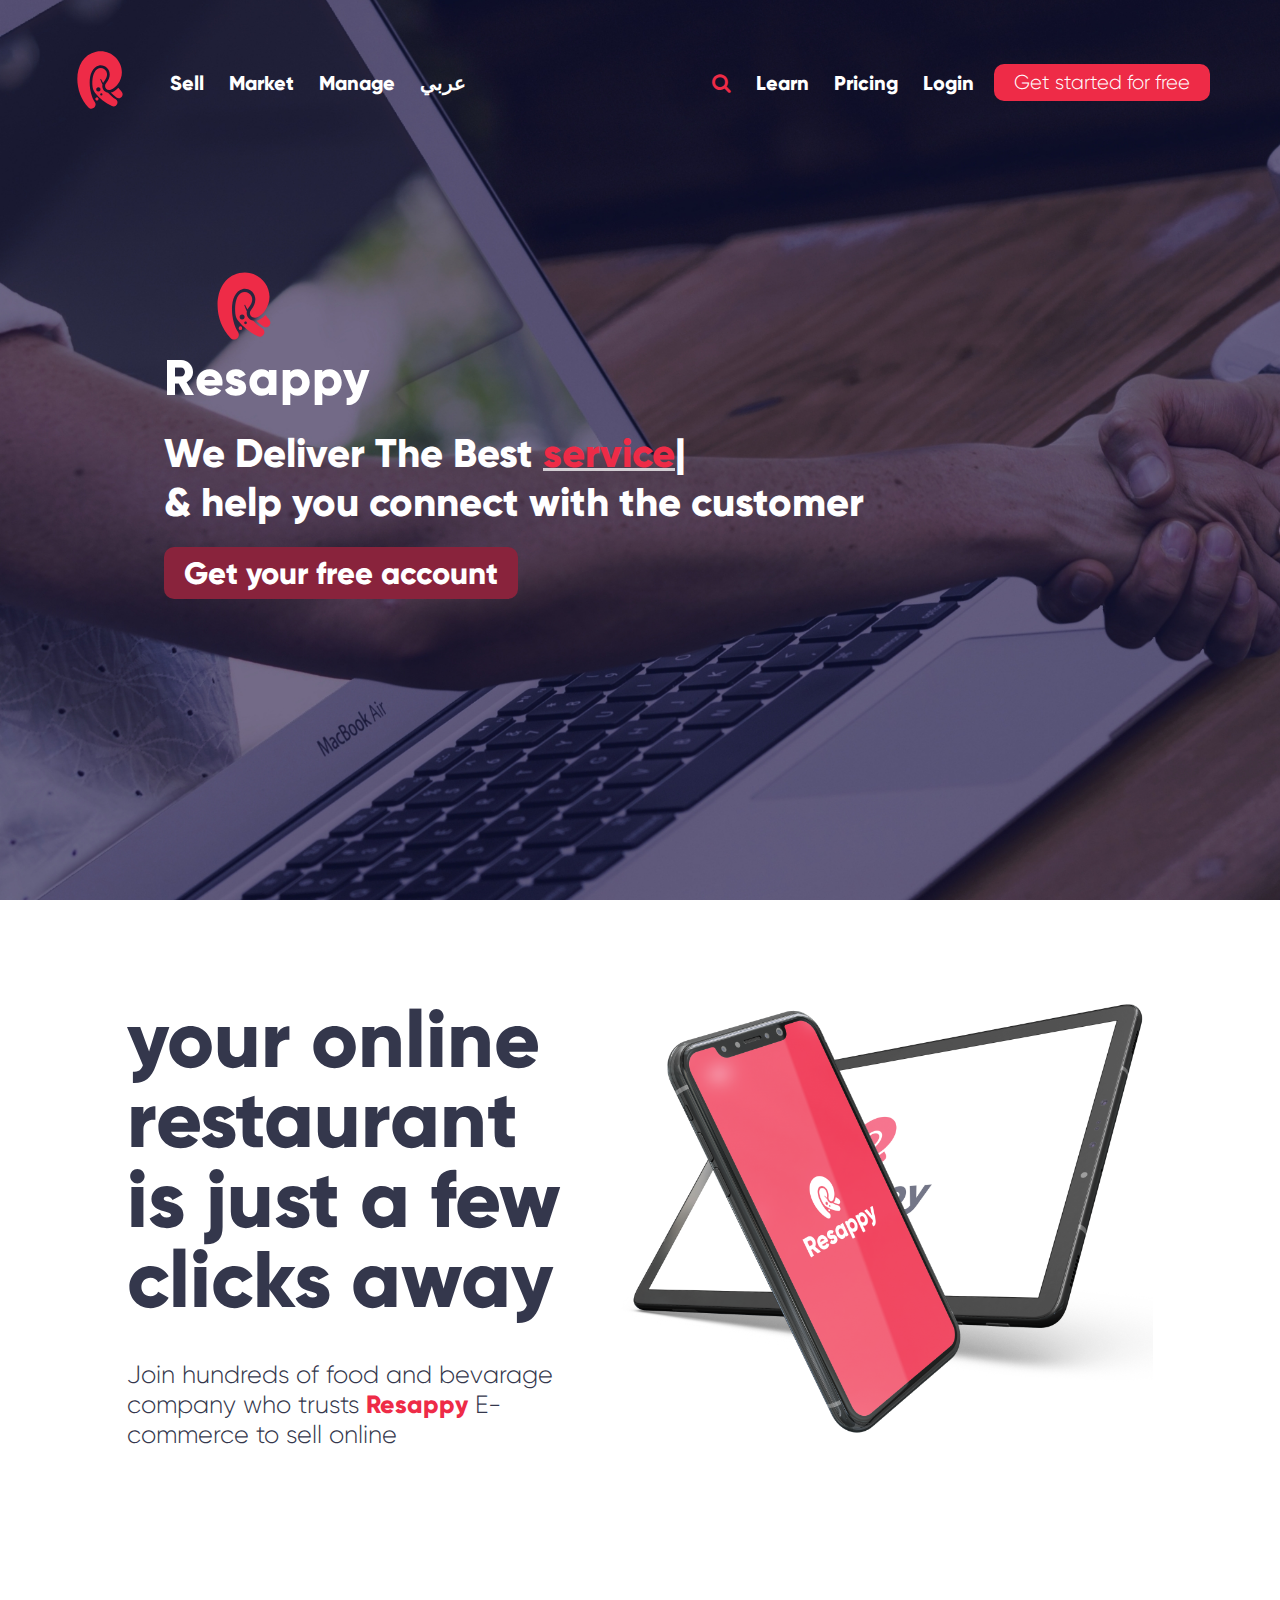
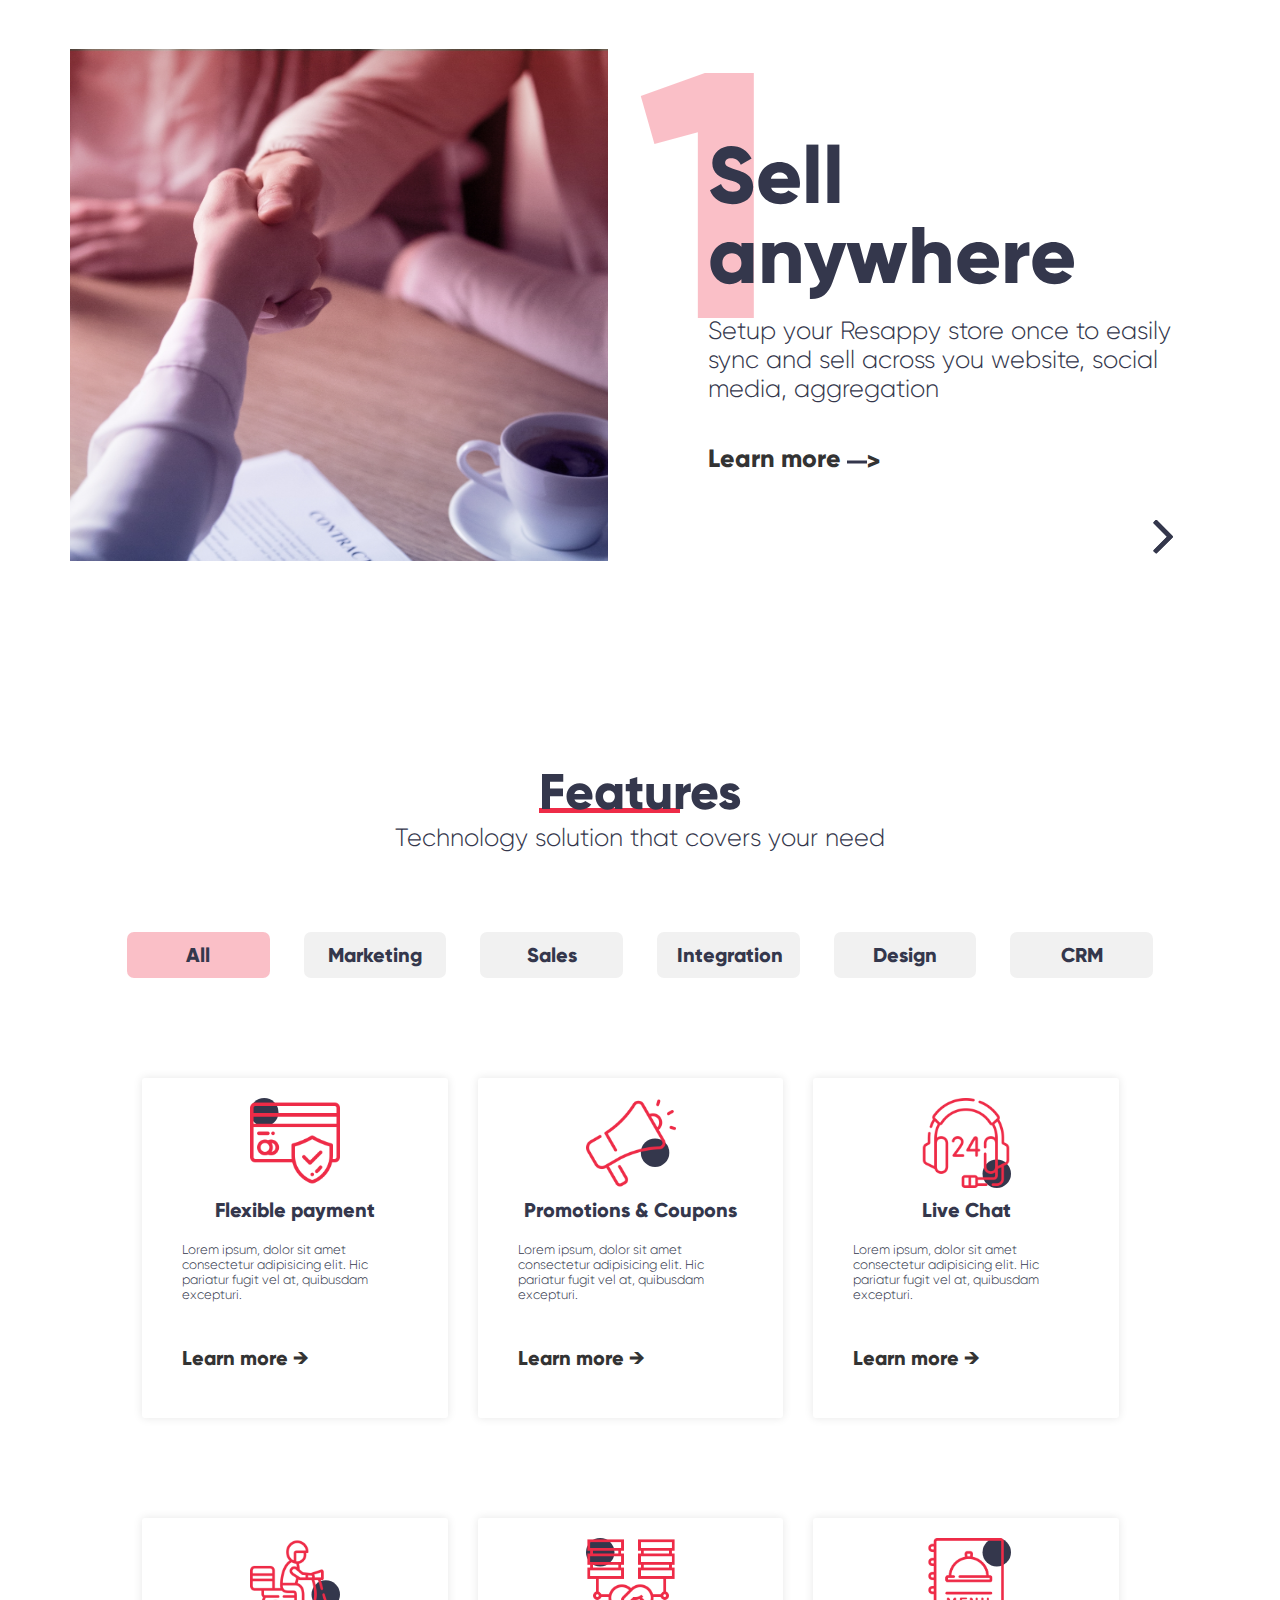
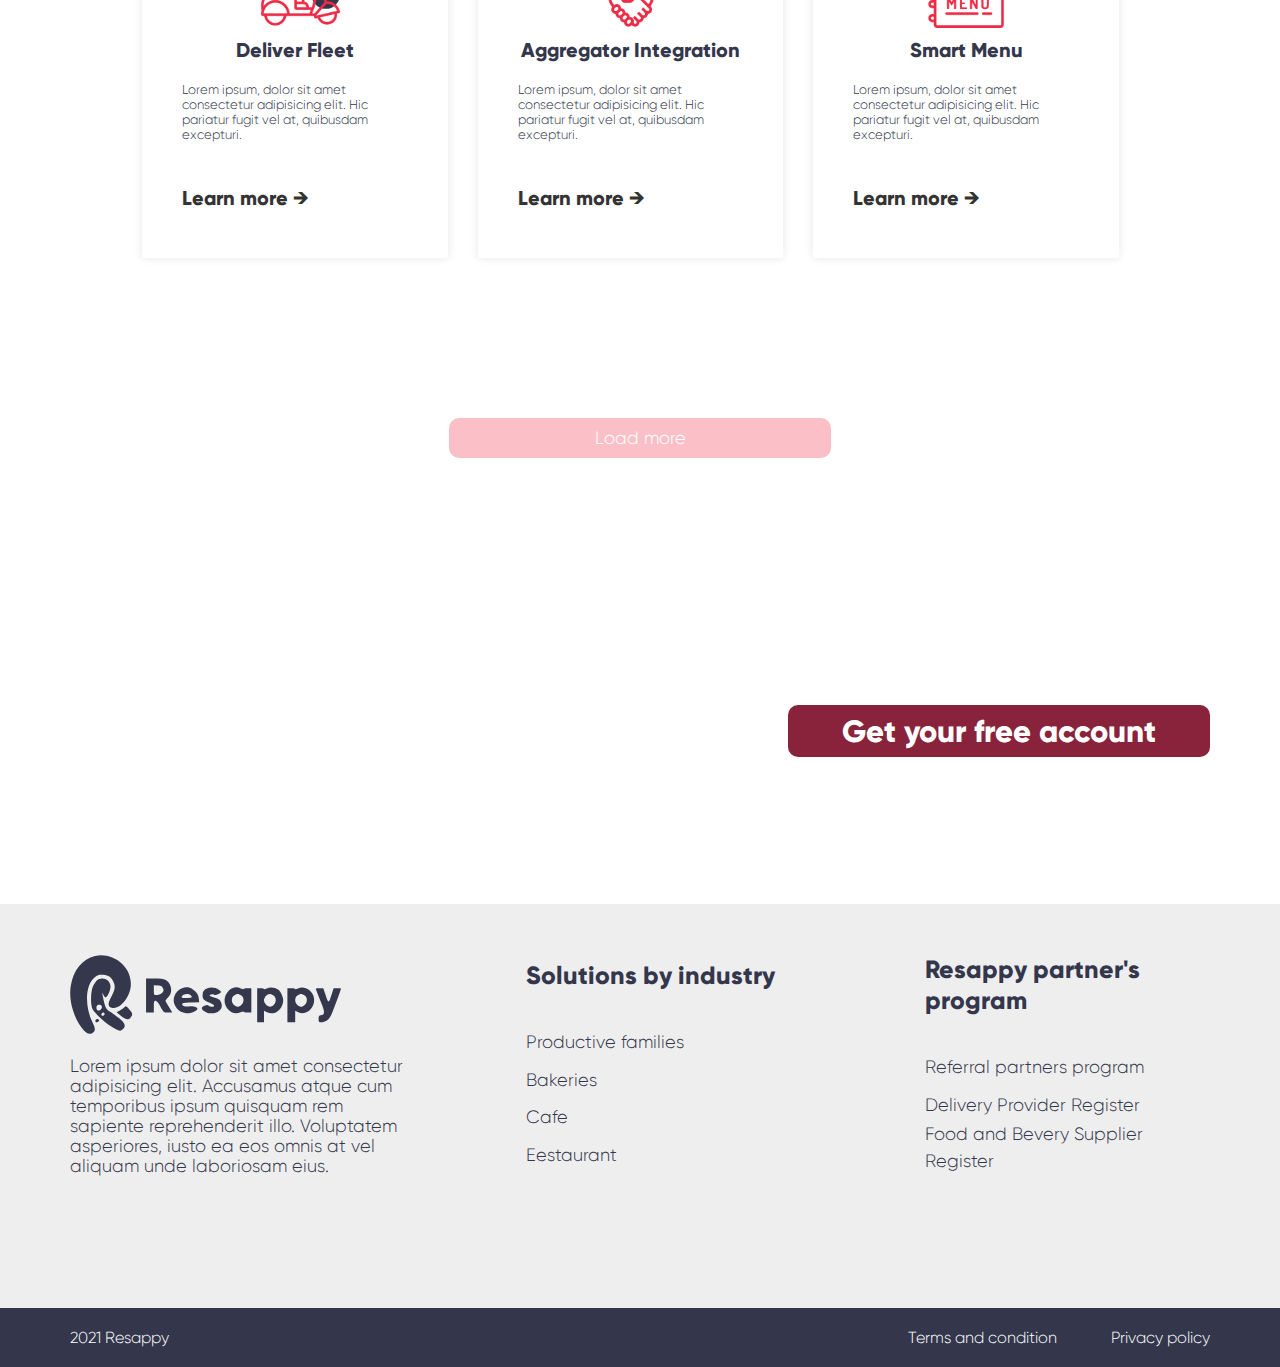
<file: index.html>
<!DOCTYPE html>
<html lang="en">
  <head>
    <meta charset="UTF-8" />
    <meta http-equiv="X-UA-Compatible" content="IE=edge" />
    <meta name="viewport" content="width=device-width, initial-scale=1.0" />
    <link rel="stylesheet" href="css/font-awesome.min.css" />
    <link rel="stylesheet" href="css/main.css" />
    <title>Resappy - Your favorite restaurant</title>
  </head>
  <body>
    <div class="body-content">
      <header class="header">
        <nav class="main-nav">
          <div class="row">
            <a href="#" class="logo">
              <img src="img/logo icon.svg" alt="" />
            </a>
            <ul class="main-nav__left">
              <li>
                <a href="#">Sell</a>
              </li>
              <li><a href="#">Market</a></li>
              <li><a href="#">Manage</a></li>
              <li><a href="#">عربي</a></li>
            </ul>
            <ul class="main-nav__right">
              <li>
                <a href="#"><i class="fa fa-search u-color-primary"></i></a>
              </li>
              <li class="dropdown">
                <a href="#">Learn</a>
                <div class="dropdown__content">
                  <a class="dropdown__link" href="#">Learn</a>
                  <p class="dropdown__text">
                    Lorem ipsum dolor sit amet consectetur adipisicing elit.
                    Impedit dicta
                  </p>
                  <div class="dropdown__menu">
                    <nav class="dropdown__menu-left">
                      <ul>
                        <li><a href="#">About</a></li>
                        <li><a href="#">Help center</a></li>
                        <li><a href="#">Videos</a></li>
                        <li><a href="#">Customer Service</a></li>
                        <li><a href="">Why Sell online</a></li>
                        <li><a href="">Solutions by industry</a></li>
                      </ul>
                    </nav>
                    <nav class="dropdown__menu-right">
                      <ul>
                        <li><a href="blog.html">Blog</a></li>
                        <li><a href="#">Guide</a></li>
                        <li><a href="#">Pods</a></li>
                        <li><a href="#">Features</a></li>
                        <li><a href="#">Demo</a></li>
                      </ul>
                    </nav>
                  </div>
                </div>
              </li>
              <li>
                <a href="#">Pricing</a>
              </li>
              <li>
                <a href="#">Login</a>
              </li>
              <a href="#" class="btn btn--primary u-ml-sm" onclick="openModal()"
                >Get started for free</a
              >
            </ul>
            <!-- Mobile menu -->
            <div class="mobile-menu">
              <a href="javascript:void(0)" class="mobile-menu__link"
                ><i class="fa fa-search"></i
              ></a>
              <a
                href="javascript:void(0)"
                onclick="showMobileContent()"
                class="mobile-menu__link"
                ><i class="fa fa-bars"></i
              ></a>
            </div>
            <div class="mobile-content">
              <ul class="mobile-content__nav">
                <li>
                  <a href="#">Sell</a>
                </li>
                <li><a href="#">Market</a></li>
                <li><a href="#">Manage</a></li>

                <li class="dropdown">
                  <a href="#">Learn</a>
                  <div class="dropdown__content">
                    <div class="dropdown__context">
                      <a class="dropdown__link" href="#">Learn</a>
                      <p class="dropdown__text">
                        Lorem ipsum dolor sit amet consectetur adipisicing elit.
                        Impedit dicta
                      </p>
                      <div class="dropdown__menu">
                        <nav class="dropdown__menu-left">
                          <ul>
                            <li><a href="#">About</a></li>
                            <li><a href="#">Help center</a></li>
                            <li><a href="#">Videos</a></li>
                            <li><a href="#">Customer Service</a></li>
                            <li><a href="">Why Sell online</a></li>
                            <li><a href="">Solutions by industry</a></li>
                          </ul>
                        </nav>
                        <nav class="dropdown__menu-right">
                          <ul>
                            <li><a href="blog.html">Blog</a></li>
                            <li><a href="#">Guide</a></li>
                            <li><a href="#">Pods</a></li>
                            <li><a href="#">Features</a></li>
                            <li><a href="#">Demo</a></li>
                          </ul>
                        </nav>
                      </div>
                    </div>
                  </div>
                </li>
                <li>
                  <a href="#">Pricing</a>
                </li>
                <li>
                  <a href="#">Login</a>
                </li>
                <li><a href="#">عربي</a></li>
                <a href="#" class="btn btn--primary" onclick="openModal()"
                  >Get started for free</a
                >
                <a
                  href="javascript:void(0)"
                  class="mobile-content__close"
                  onclick="closeMobileContent()"
                  >&times;</a
                >
              </ul>
            </div>
          </div>
        </nav>
        <div class="row">
          <div class="header__text-box">
            <img class="header__text-img" src="img/logo icon.svg" alt="" />
            <p class="header__text-paragraph u-mb-sm">Resappy</p>
            <h1 class="u-mb-sm">
              We Deliver The Best <span id="line-break"></span>
              <span id="typing"></span> <br />
              &amp; help you connect with the customer
            </h1>
            <a href="#" class="btn btn--primary btn--primary-dark"
              >Get your free account</a
            >
          </div>
        </div>
      </header>
      <section class="section-intro">
        <div class="row">
          <div class="intro">
            <div class="intro__text">
              <h2 class="heading-secondary u-mb-md">
                your online restaurant is just a few clicks away
              </h2>
              <p>
                Join hundreds of food and bevarage company who trusts
                <span>Resappy</span> E-commerce to sell online
              </p>
            </div>
            <div class="intro__img">
              <img class="intro__img-1" src="img/1.png" alt="" />
              <img class="intro__img-2" src="img/2.png" alt="" />
            </div>
          </div>
        </div>
      </section>
      <section class="section-slider">
        <div class="row">
          <div class="slider">
            <div class="slider__img-container">
              <div class="slider__img">
                <img src="img/3.jpg" alt="" />
              </div>
              <div class="slider__img">
                <img src="img/4.jpg" alt="" />
              </div>
              <div class="slider__img">
                <img src="img/5.jpg" alt="" />
              </div>
            </div>
            <div class="slider__text-container">
              <div class="slider__text slider__text--1 active">
                <h2 class="heading-secondary u-mb-sm">
                  Sell <br />
                  anywhere
                </h2>
                <p class="paragraph u-mb-md">
                  Setup your <span>Resappy</span> store once to easily sync and
                  sell across you website, social media, aggregation
                </p>
                <a href="#" class="btn btn--learn"
                  >Learn more <span class="rarr">></span></a
                >
              </div>
              <div class="slider__text slider__text--2">
                <h2 class="heading-secondary u-mb-sm">
                  Sell <br />
                  anywhere
                </h2>
                <p class="paragraph u-mb-md">
                  Setup your <span>Resappy</span> store once to easily sync and
                  sell across you website, social media, aggregation
                </p>
                <a href="#" class="btn btn--learn"
                  >Learn more <span class="rarr">></span></a
                >
              </div>
              <div class="slider__text slider__text--3">
                <h2 class="heading-secondary u-mb-sm">
                  Sell <br />
                  anywhere
                </h2>
                <p class="paragraph u-mb-md">
                  Setup your <span>Resappy</span> store once to easily sync and
                  sell across you website, social media, aggregation
                </p>
                <a href="#" class="btn btn--learn"
                  >Learn more <span class="rarr">></span></a
                >
              </div>
            </div>
          </div>
          <div class="slider__controls">
            <a
              href="javascript:void(0)"
              onclick="prev(); plusSlides(-1); decreaseSlideNumber()"
              ><i class="fa fa-angle-right"></i
            ></a>
            <a
              href="javascript:void(0)"
              onclick="next(); plusSlides(1);increaseSlideNumber()"
              ><i class="fa fa-angle-right"></i
            ></a>
          </div>
        </div>
      </section>
      <section class="section-feature">
        <div class="row">
          <div class="title u-mb-lg u-text-center">
            <h3 class="heading-tertiary">Features</h3>
            <p>Technology solution that covers your need</p>
          </div>
          <div class="buttons w-90">
            <a
              href="javascript:void(0)"
              class="active show-all-button"
              data-filter="*"
              >All</a
            >
            <a href="javascript:void(0)" data-filter=".marketing">Marketing</a>
            <a href="javascript:void(0)" data-filter=".sales">Sales</a>
            <a href="javascript:void(0)" data-filter=".integration"
              >Integration</a
            >
            <a href="javascript:void(0)" data-filter=".design">Design</a>
            <a href="javascript:void(0)" data-filter=".crm">CRM</a>
          </div>
          <div class="features w-90">
            <div class="feature marketing">
              <img src="img/icons/1.svg" class="feature__icon" alt="" />
              <h4 class="heading-tetra u-mb-sm">Flexible payment</h4>
              <p class="feature__text u-mb-md">
                Lorem ipsum, dolor sit amet consectetur adipisicing elit. Hic
                pariatur fugit vel at, quibusdam excepturi.
              </p>
              <a href="#" class="btn btn--learn">Learn more &rarr;</a>
            </div>
            <div class="feature sales">
              <img src="img/icons/2.svg" class="feature__icon" alt="" />
              <h4 class="heading-tetra u-mb-sm">Promotions &amp Coupons</h4>
              <p class="feature__text u-mb-md">
                Lorem ipsum, dolor sit amet consectetur adipisicing elit. Hic
                pariatur fugit vel at, quibusdam excepturi.
              </p>
              <a href="#" class="btn btn--learn">Learn more &rarr;</a>
            </div>
            <div class="feature integration">
              <img src="img/icons/3.svg" class="feature__icon" alt="" />
              <h4 class="heading-tetra u-mb-sm">Live Chat</h4>
              <p class="feature__text u-mb-md">
                Lorem ipsum, dolor sit amet consectetur adipisicing elit. Hic
                pariatur fugit vel at, quibusdam excepturi.
              </p>
              <a href="#" class="btn btn--learn">Learn more &rarr;</a>
            </div>
            <div class="feature design sales">
              <img src="img/icons/4.svg" class="feature__icon" alt="" />
              <h4 class="heading-tetra u-mb-sm">Deliver Fleet</h4>
              <p class="feature__text u-mb-md">
                Lorem ipsum, dolor sit amet consectetur adipisicing elit. Hic
                pariatur fugit vel at, quibusdam excepturi.
              </p>
              <a href="#" class="btn btn--learn">Learn more &rarr;</a>
            </div>
            <div class="feature marketing crm">
              <img src="img/icons/5.svg" class="feature__icon" alt="" />
              <h4 class="heading-tetra u-mb-sm">Aggregator Integration</h4>
              <p class="feature__text u-mb-md">
                Lorem ipsum, dolor sit amet consectetur adipisicing elit. Hic
                pariatur fugit vel at, quibusdam excepturi.
              </p>
              <a href="#" class="btn btn--learn">Learn more &rarr;</a>
            </div>
            <div class="feature crm integration">
              <img src="img/icons/6.svg" class="feature__icon" alt="" />
              <h4 class="heading-tetra u-mb-sm">Smart Menu</h4>
              <p class="feature__text u-mb-md">
                Lorem ipsum, dolor sit amet consectetur adipisicing elit. Hic
                pariatur fugit vel at, quibusdam excepturi.
              </p>
              <a href="#" class="btn btn--learn">Learn more &rarr;</a>
            </div>
            <div class="feature marketing">
              <img src="img/icons/7.svg" class="feature__icon" alt="" />
              <h4 class="heading-tetra u-mb-sm">Marketing Tools</h4>
              <p class="feature__text u-mb-md">
                Lorem ipsum, dolor sit amet consectetur adipisicing elit. Hic
                pariatur fugit vel at, quibusdam excepturi.
              </p>
              <a href="#" class="btn btn--learn">Learn more &rarr;</a>
            </div>
            <div class="feature sales">
              <img src="img/icons/8.svg" class="feature__icon" alt="" />
              <h4 class="heading-tetra u-mb-sm">Google Ads</h4>
              <p class="feature__text u-mb-md">
                Lorem ipsum, dolor sit amet consectetur adipisicing elit. Hic
                pariatur fugit vel at, quibusdam excepturi.
              </p>
              <a href="#" class="btn btn--learn">Learn more &rarr;</a>
            </div>
            <div class="feature integration">
              <img src="img/icons/9.svg" class="feature__icon" alt="" />
              <h4 class="heading-tetra u-mb-sm">Customizable design schema</h4>
              <p class="feature__text u-mb-md">
                Lorem ipsum, dolor sit amet consectetur adipisicing elit. Hic
                pariatur fugit vel at, quibusdam excepturi.
              </p>
              <a href="#" class="btn btn--learn">Learn more &rarr;</a>
            </div>
            <div class="feature design sales">
              <img src="img/icons/10.svg" class="feature__icon" alt="" />
              <h4 class="heading-tetra u-mb-sm">Channel Management</h4>
              <p class="feature__text u-mb-md">
                Lorem ipsum, dolor sit amet consectetur adipisicing elit. Hic
                pariatur fugit vel at, quibusdam excepturi.
              </p>
              <a href="#" class="btn btn--learn">Learn more &rarr;</a>
            </div>
            <div class="feature marketing crm">
              <img src="img/icons/11.svg" class="feature__icon" alt="" />
              <h4 class="heading-tetra u-mb-sm">Ticketing system</h4>
              <p class="feature__text u-mb-md">
                Lorem ipsum, dolor sit amet consectetur adipisicing elit. Hic
                pariatur fugit vel at, quibusdam excepturi.
              </p>
              <a href="#" class="btn btn--learn">Learn more &rarr;</a>
            </div>
            <div class="feature crm integration">
              <img src="img/icons/12.svg" class="feature__icon" alt="" />
              <h4 class="heading-tetra u-mb-sm">Facebook pixel</h4>
              <p class="feature__text u-mb-md">
                Lorem ipsum, dolor sit amet consectetur adipisicing elit. Hic
                pariatur fugit vel at, quibusdam excepturi.
              </p>
              <a href="#" class="btn btn--learn">Learn more &rarr;</a>
            </div>
          </div>
          <a
            href="javascript:void(0)"
            class="d-none load-more-button btn btn--primary btn--primary-light"
            >Load more</a
          >
        </div>
      </section>
      <section class="section-cta">
        <div class="row">
          <h1>Launch your restaurant in 3, 2, 1...</h1>
          <a href="#" class="btn btn--primary btn--primary-dark"
            >Get your free account</a
          >
        </div>
      </section>
      <footer class="footer">
        <div class="row">
          <div class="footer__top">
            <div class="footer__top-left">
              <img src="img/footer-logo.svg" />
              <p>
                Lorem ipsum dolor sit amet consectetur adipisicing elit.
                Accusamus atque cum temporibus ipsum quisquam rem sapiente
                reprehenderit illo. Voluptatem asperiores, iusto ea eos omnis at
                vel aliquam unde laboriosam eius.
              </p>
            </div>
            <div class="footer__top-middle">
              <h4 class="heading-tetra">Solutions by industry</h4>
              <nav class="footer__main-nav">
                <ul>
                  <li><a href="#">Productive families</a></li>
                  <li><a href="#">Bakeries</a></li>
                  <li><a href="#">Cafe</a></li>
                  <li><a href="#">Eestaurant</a></li>
                </ul>
              </nav>
            </div>
            <div class="footer__top-right">
              <h4 class="heading-tetra">Resappy partner's program</h4>
              <nav class="footer__main-nav">
                <ul>
                  <li><a href="#">Referral partners program</a></li>
                  <li><a href="#">Delivery Provider Register</a></li>
                  <li><a href="#">Food and Bevery Supplier Register</a></li>
                </ul>
              </nav>
            </div>
          </div>
        </div>
        <div class="footer__bottom">
          <div class="row">
            <div class="footer__bottom-left">2021 Resappy</div>
            <div class="footer__bottom-right">
              <a href="#">Terms and condition</a>
              <a href="#">Privacy policy</a>
            </div>
          </div>
        </div>
      </footer>
    </div>
    <div class="modal-email">
      <div class="modal-email__content">
        <a href="javascript:void(0)" class="btn--close" onclick="closeModal()"
          >&times;</a
        >
        <label class="modal-email__label" for="">Enter your email</label>
        <input
          type="text"
          placeholder="Enter your email address"
          class="modal-email__input"
        />
        <a
          href="javascript:void(0)"
          class="btn btn--primary btn--primary-light"
          onclick="openVerification()"
          >Submit</a
        >
      </div>
    </div>
    <div class="modal-verification">
      <div class="modal-verification__content">
        <a href="javascript:void(0)" class="btn--close" onclick="closeModal()"
          >&times;</a
        >
        <p class="modal-verification__text">
          Lorem ipsum dolor sit amet consectetur adipisicing.
        </p>
        <span class="modal-verification__timer"
          ><span id="minute"></span> : <span id="second"></span
        ></span>
        <form action="" class="modal-verification__form">
          <input type="text" />
          <input type="text" />
          <input type="text" />
          <input type="text" />
        </form>
        <a
          href="javascript:void(0)"
          class="btn btn--primary btn--primary-light"
          onclick="closeModal()"
          >Submit</a
        >
        <a
          href="javascript:void(0)"
          class="modal-verification__btn"
          onclick="openModal();closeVerification()"
          >Edit Email</a
        >
      </div>
    </div>

    <!-- <script src="js/jquery.min-2.2.4.js"></script> -->
    <script src="js/jquery.min-2.2.4.js"></script>
    <script src="js/jquery.waypoints.js"></script>
    <script src="js/isotop.min.js"></script>
    <script src="js/typed.min.js"></script>
    <script src="js/main.js"></script>
  </body>
</html>
</file>
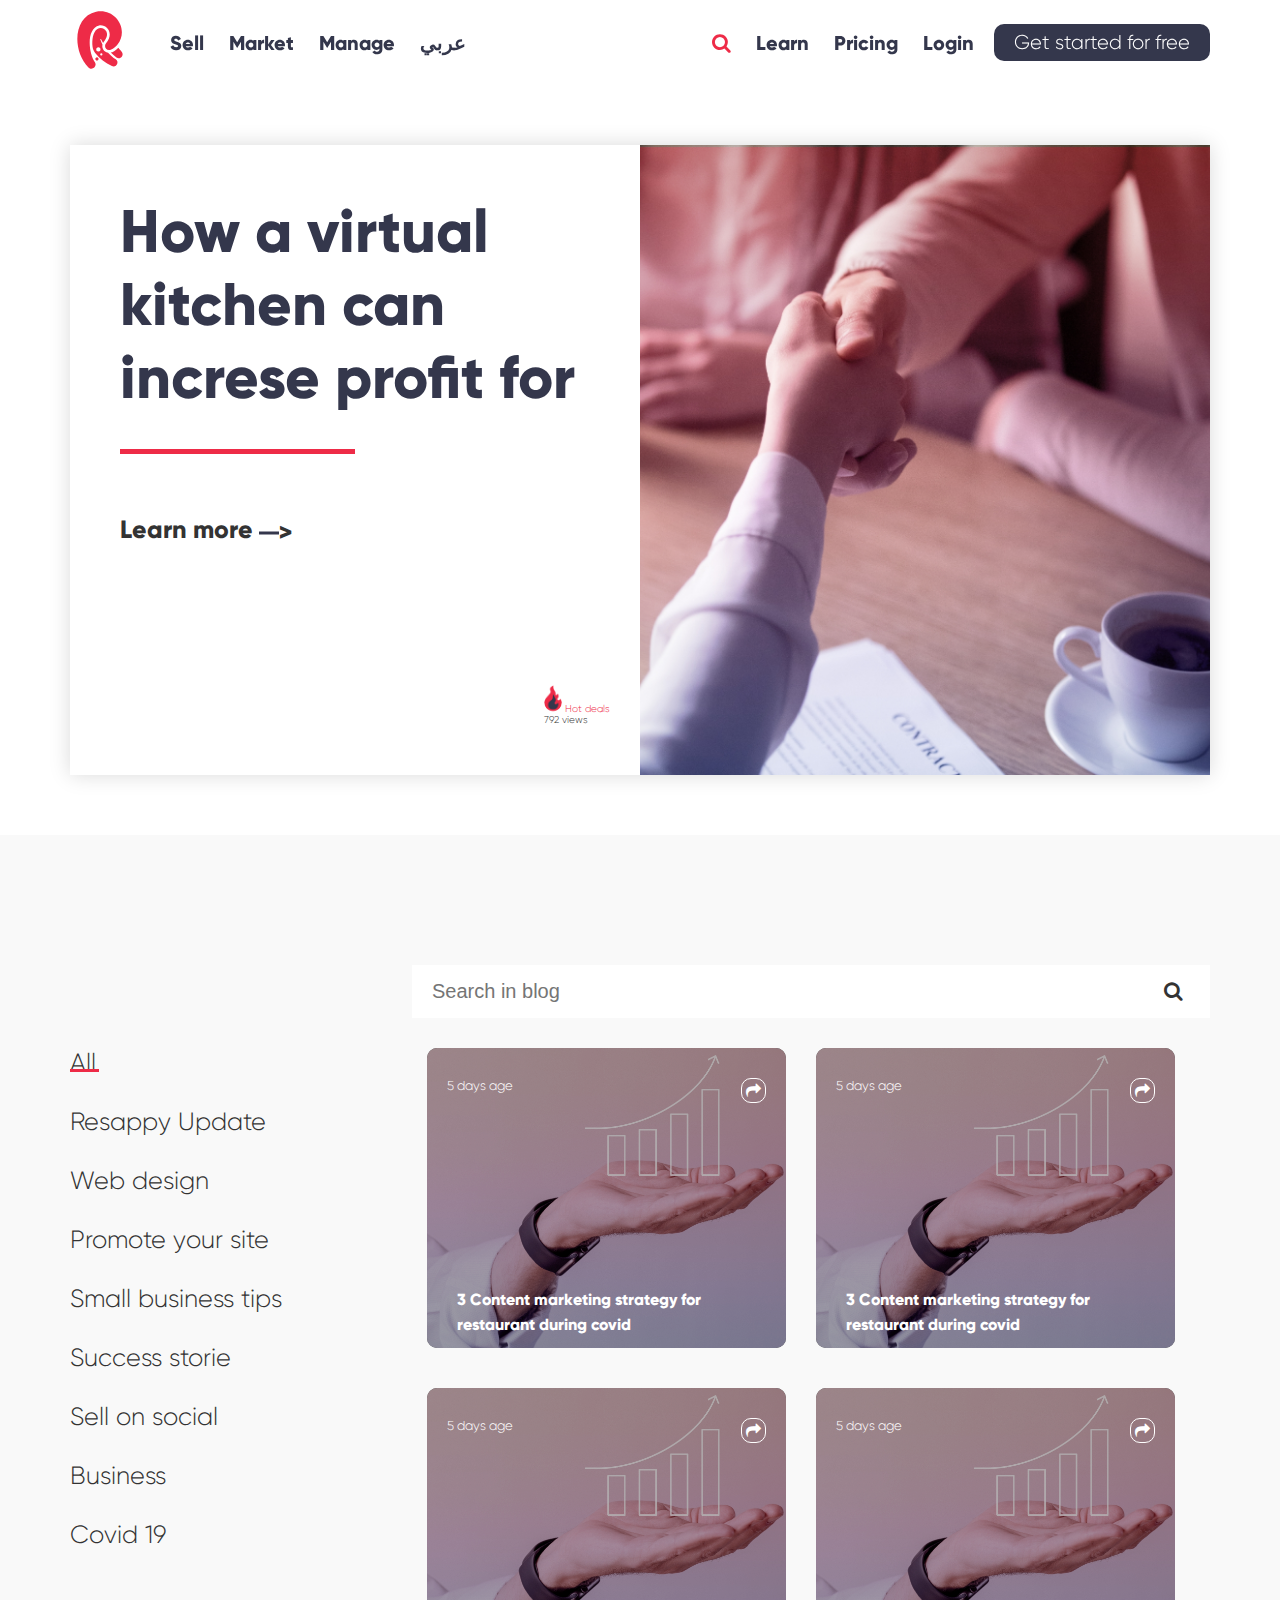
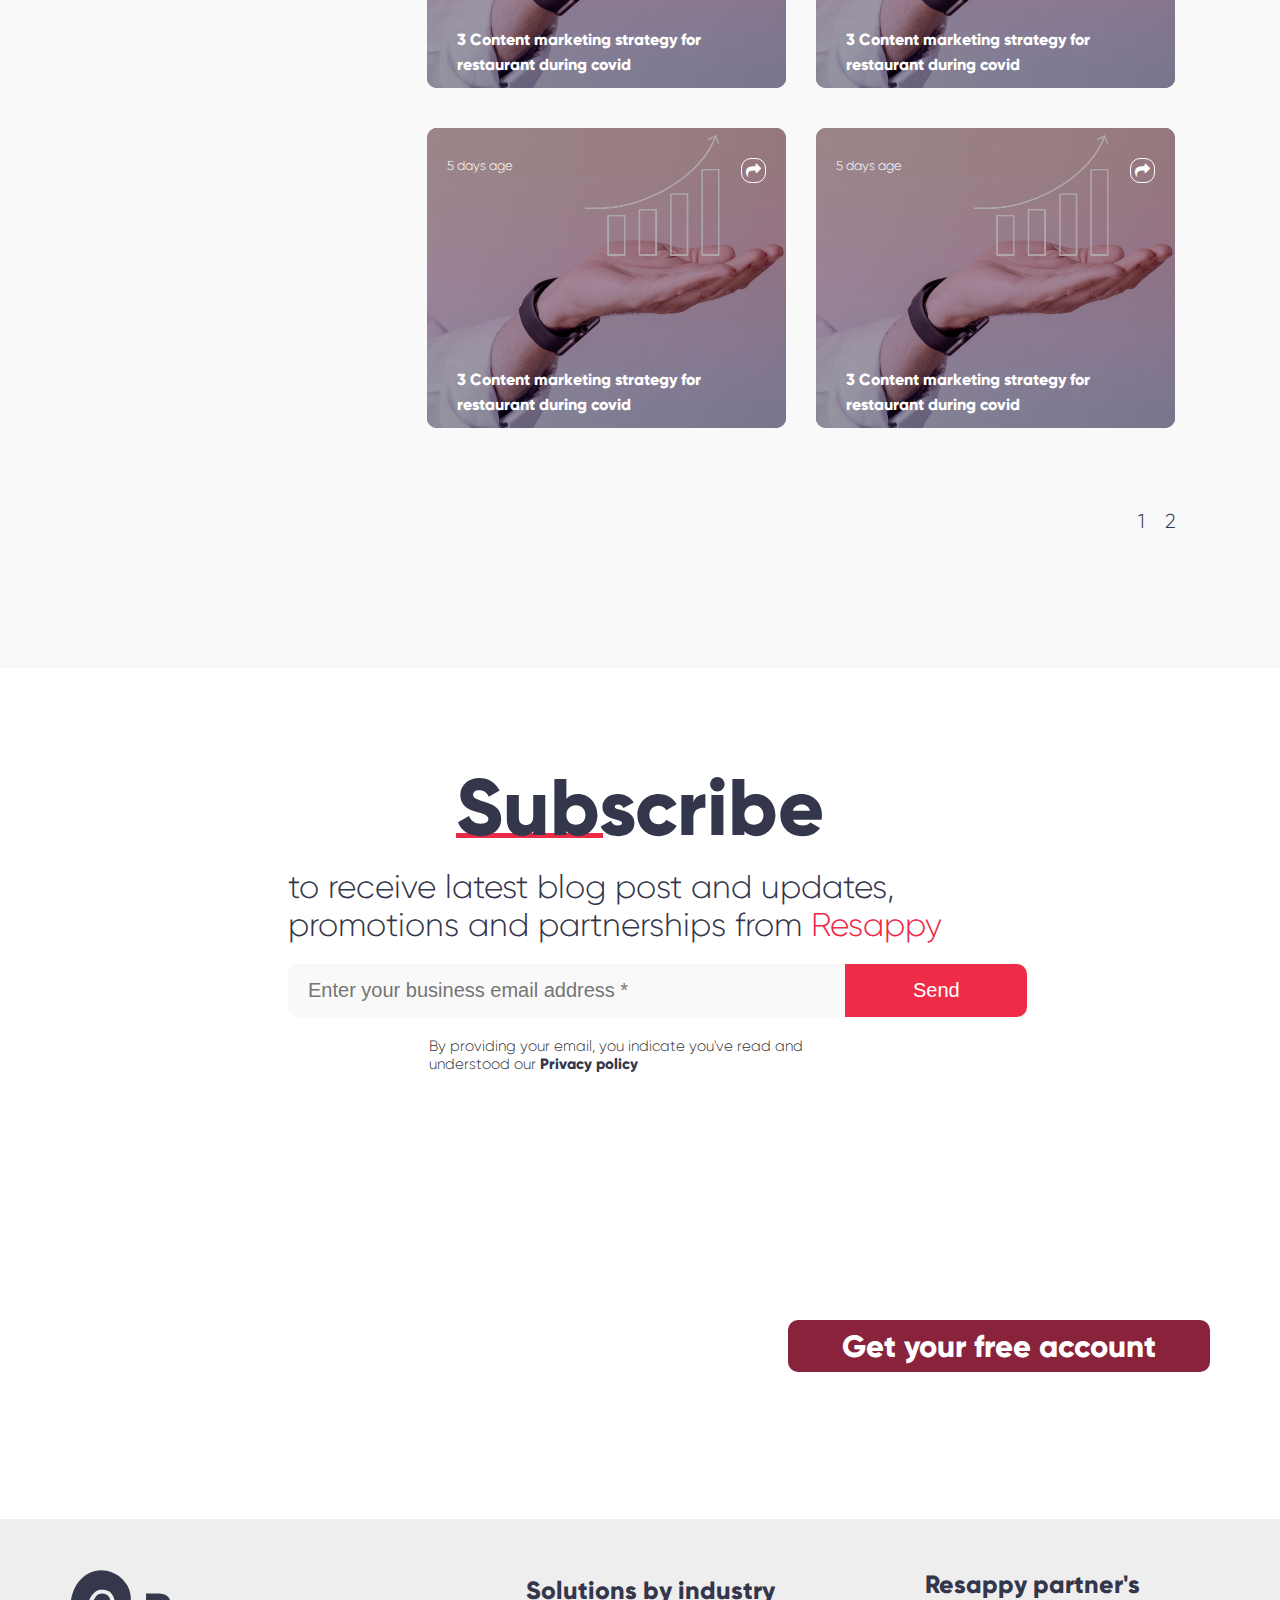
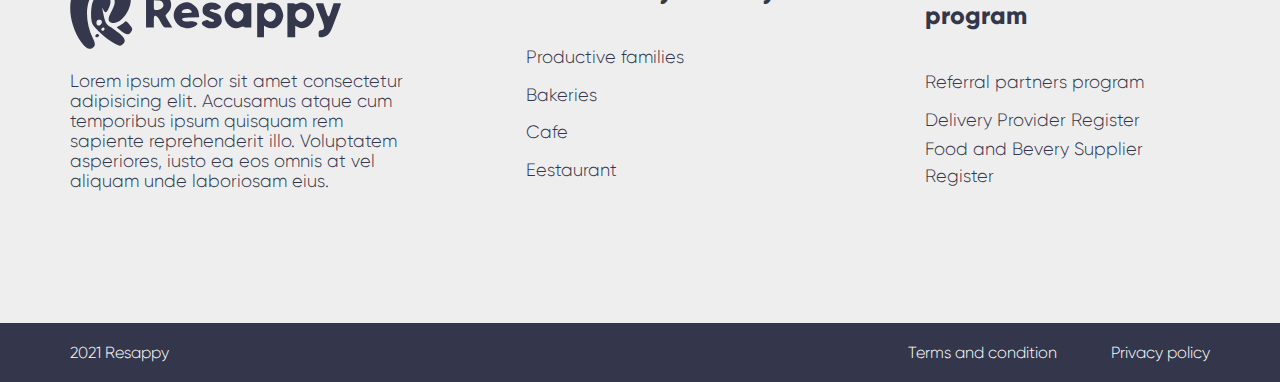
<file: blog.html>
<!DOCTYPE html>
<html lang="en">
  <head>
    <meta charset="UTF-8" />
    <meta http-equiv="X-UA-Compatible" content="IE=edge" />
    <meta name="viewport" content="width=device-width, initial-scale=1.0" />
    <link rel="stylesheet" href="css/font-awesome.min.css" />
    <link rel="stylesheet" href="css/main.css" />
    <title>Resappy - Your favorite restaurant</title>
  </head>
  <body>
    <div class="body-content">
      <header class="header header--blog">
        <nav class="main-nav sticky">
          <div class="row">
            <a href="#" class="logo">
              <img src="img/logo icon.svg" alt="" />
            </a>
            <ul class="main-nav__left">
              <li>
                <a href="#">Sell</a>
              </li>
              <li><a href="#">Market</a></li>
              <li><a href="#">Manage</a></li>
              <li><a href="#">عربي</a></li>
            </ul>
            <ul class="main-nav__right">
              <li>
                <a href="#"><i class="fa fa-search u-color-primary"></i></a>
              </li>
              <li class="dropdown">
                <a href="#">Learn</a>
                <div class="dropdown__content">
                  <a class="dropdown__link" href="#">Learn</a>
                  <p class="dropdown__text">
                    Lorem ipsum dolor sit amet consectetur adipisicing elit.
                    Impedit dicta
                  </p>
                  <div class="dropdown__menu">
                    <nav class="dropdown__menu-left">
                      <ul>
                        <li><a href="#">About</a></li>
                        <li><a href="#">Help center</a></li>
                        <li><a href="#">Videos</a></li>
                        <li><a href="#">Customer Service</a></li>
                        <li><a href="">Why Sell online</a></li>
                        <li><a href="">Solutions by industry</a></li>
                      </ul>
                    </nav>
                    <nav class="dropdown__menu-right">
                      <ul>
                        <li><a href="blog.html">Blog</a></li>
                        <li><a href="#">Guide</a></li>
                        <li><a href="#">Pods</a></li>
                        <li><a href="#">Features</a></li>
                        <li><a href="#">Demo</a></li>
                      </ul>
                    </nav>
                  </div>
                </div>
              </li>
              <li>
                <a href="#">Pricing</a>
              </li>
              <li>
                <a href="#">Login</a>
              </li>
              <a
                href="#"
                class="btn btn--primary u-ml-sm"
                onclick="openModal()"
              >
                Get started for free
              </a>
            </ul>
            <!-- Mobile menu -->
            <div class="mobile-menu">
              <a href="javascript:void(0)" class="mobile-menu__link">
                <i class="fa fa-search"></i>
              </a>
              <a
                href="javascript:void(0)"
                onclick="showMobileContent()"
                class="mobile-menu__link"
              >
                <i class="fa fa-bars"></i>
              </a>
            </div>
            <div class="mobile-content">
              <ul class="mobile-content__nav">
                <li>
                  <a href="#">Sell</a>
                </li>
                <li><a href="#">Market</a></li>
                <li><a href="#">Manage</a></li>

                <li class="dropdown">
                  <a href="#">Learn</a>
                  <div class="dropdown__content">
                    <div class="dropdown__context">
                      <a class="dropdown__link" href="#">Learn</a>
                      <p class="dropdown__text">
                        Lorem ipsum dolor sit amet consectetur adipisicing elit.
                        Impedit dicta
                      </p>
                      <div class="dropdown__menu">
                        <nav class="dropdown__menu-left">
                          <ul>
                            <li><a href="#">About</a></li>
                            <li><a href="#">Help center</a></li>
                            <li><a href="#">Videos</a></li>
                            <li><a href="#">Customer Service</a></li>
                            <li><a href="">Why Sell online</a></li>
                            <li><a href="">Solutions by industry</a></li>
                          </ul>
                        </nav>
                        <nav class="dropdown__menu-right">
                          <ul>
                            <li><a href="blog.html">Blog</a></li>
                            <li><a href="#">Guide</a></li>
                            <li><a href="#">Pods</a></li>
                            <li><a href="#">Features</a></li>
                            <li><a href="#">Demo</a></li>
                          </ul>
                        </nav>
                      </div>
                    </div>
                  </div>
                </li>
                <li>
                  <a href="#">Pricing</a>
                </li>
                <li>
                  <a href="#">Login</a>
                </li>
                <li><a href="#">عربي</a></li>
                <a href="#" class="btn btn--primary" onclick="openModal()">
                  Get started for free
                </a>
                <a
                  href="javascript:void(0)"
                  class="mobile-content__close"
                  onclick="closeMobileContent()"
                >
                  &times;
                </a>
              </ul>
            </div>
          </div>
        </nav>
      </header>
      <section class="section-blog-header">
        <div class="row">
          <div class="blog-header">
            <div class="blog-header__content">
              <h3 class="heading-3 heading-3--under">
                How a virtual kitchen can increse profit for
              </h3>
              <a href="#" class="btn btn--learn">
                Learn more
                <span class="rarr">></span>
              </a>
              <span class="blog-header__hot">
                <img src="img/fire-1.png" alt="" />
                Hot deals
                <span class="blog-header__views">792 views</span>
              </span>
            </div>
            <div class="blog-header__img">
              <img src="img/3.jpg" alt="" />
            </div>
          </div>
        </div>
      </section>

      <main class="section-blogs">
        <div class="row">
          <form class="blog__search">
            <input type="text" placeholder="Search in blog" />
            <button type="submit"><i class="fa fa-search"></i></button>
          </form>
          <div class="blog-content">
            <nav class="blog-content__menu">
              <ul class="filters">
                <li>
                  <a
                    href="javascript:void(0)"
                    data-filter="*"
                    class="active all-blogs"
                  >
                    All
                  </a>
                </li>
                <li>
                  <a href="javascript:void(0)" data-filter="update">
                    Resappy Update
                  </a>
                </li>
                <li>
                  <a href="javascript:void(0)" data-filter="webdesign">
                    Web design
                  </a>
                </li>
                <li>
                  <a href="javascript:void(0)" data-filter="promote">
                    Promote your site
                  </a>
                </li>
                <li>
                  <a href="javascript:void(0)" data-filter="small">
                    Small business tips
                  </a>
                </li>
                <li>
                  <a href="javascript:void(0)" data-filter="story">
                    Success storie
                  </a>
                </li>
                <li>
                  <a href="javascript:void(0)" data-filter="sell">
                    Sell on social
                  </a>
                </li>
                <li>
                  <a href="javascript:void(0)" data-filter="business">
                    Business
                  </a>
                </li>
                <li>
                  <a href="javascript:void(0)" data-filter="covid">Covid 19</a>
                </li>
              </ul>
            </nav>
            <div class="blog-content__box" id="blog-content__box">
              <div class="blog-content__container" data-filter="update">
                <img src="img/4.jpg" alt="" class="blog-content__img" />
                <div class="blog-content__meta">
                  <p>5 days age</p>
                  <a href="#"><i class="fa fa-share"></i></a>
                </div>
                <div class="blog-content__heading">
                  <h4 class="heading--tetra">
                    3 Content marketing strategy for restaurant during covid
                  </h4>
                </div>
              </div>
              <div class="blog-content__container" data-filter="webdesign">
                <img src="img/4.jpg" alt="" class="blog-content__img" />
                <div class="blog-content__meta">
                  <p>5 days age</p>
                  <a href="#"><i class="fa fa-share"></i></a>
                </div>
                <div class="blog-content__heading">
                  <h4 class="heading--tetra">
                    3 Content marketing strategy for restaurant during covid
                  </h4>
                </div>
              </div>
              <div class="blog-content__container" data-filter="promote">
                <img src="img/4.jpg" alt="" class="blog-content__img" />
                <div class="blog-content__meta">
                  <p>5 days age</p>
                  <a href="#"><i class="fa fa-share"></i></a>
                </div>
                <div class="blog-content__heading">
                  <h4 class="heading--tetra">
                    3 Content marketing strategy for restaurant during covid
                  </h4>
                </div>
              </div>
              <div class="blog-content__container" data-filter="small">
                <img src="img/4.jpg" alt="" class="blog-content__img" />
                <div class="blog-content__meta">
                  <p>5 days age</p>
                  <a href="#"><i class="fa fa-share"></i></a>
                </div>
                <div class="blog-content__heading">
                  <h4 class="heading--tetra">
                    3 Content marketing strategy for restaurant during covid
                  </h4>
                </div>
              </div>
              <div class="blog-content__container" data-filter="story">
                <img src="img/4.jpg" alt="" class="blog-content__img" />
                <div class="blog-content__meta">
                  <p>5 days age</p>
                  <a href="#"><i class="fa fa-share"></i></a>
                </div>
                <div class="blog-content__heading">
                  <h4 class="heading--tetra">
                    3 Content marketing strategy for restaurant during covid
                  </h4>
                </div>
              </div>
              <div class="blog-content__container" data-filter="sell">
                <img src="img/4.jpg" alt="" class="blog-content__img" />
                <div class="blog-content__meta">
                  <p>5 days age</p>
                  <a href="#"><i class="fa fa-share"></i></a>
                </div>
                <div class="blog-content__heading">
                  <h4 class="heading--tetra">
                    3 Content marketing strategy for restaurant during covid
                  </h4>
                </div>
              </div>
              <div
                class="blog-content__container"
                data-filter="business promote"
              >
                <img src="img/4.jpg" alt="" class="blog-content__img" />
                <div class="blog-content__meta">
                  <p>5 days age</p>
                  <a href="#"><i class="fa fa-share"></i></a>
                </div>
                <div class="blog-content__heading">
                  <h4 class="heading--tetra">
                    3 Content marketing strategy for restaurant during covid
                  </h4>
                </div>
              </div>
              <div class="blog-content__container" data-filter="covid">
                <img src="img/4.jpg" alt="" class="blog-content__img" />
                <div class="blog-content__meta">
                  <p>5 days age</p>
                  <a href="#"><i class="fa fa-share"></i></a>
                </div>
                <div class="blog-content__heading">
                  <h4 class="heading--tetra">
                    3 Content marketing strategy for restaurant during covid
                  </h4>
                </div>
              </div>
            </div>
          </div>
          <!-- Controls  -->
          <div class="blog-controls"></div>
        </div>
      </main>

      <section class="subscription">
        <h2
          class="
            heading-secondary heading-secondary--under
            u-mb-sm u-text-center
          "
        >
          Subscribe
        </h2>
        <p class="subscription__text">
          to receive latest blog post and updates, promotions and partnerships
          from
          <span>Resappy</span>
        </p>
        <form action="#" class="subscription__form">
          <input
            type="text"
            placeholder="Enter your business email address *"
            class="subscription__input"
          />
          <button type="submit" class="subscription__submit">Send</button>
        </form>
        <div class="subscription__policy">
          By providing your email, you indicate you've read and understood our
          <a href="#">Privacy policy</a>
        </div>
      </section>

      <section class="section-cta">
        <div class="row">
          <h1>Launch your restaurant in 3, 2, 1...</h1>
          <a href="#" class="btn btn--primary btn--primary-dark">
            Get your free account
          </a>
        </div>
      </section>
      <footer class="footer">
        <div class="row">
          <div class="footer__top">
            <div class="footer__top-left">
              <img src="img/footer-logo.svg" />
              <p>
                Lorem ipsum dolor sit amet consectetur adipisicing elit.
                Accusamus atque cum temporibus ipsum quisquam rem sapiente
                reprehenderit illo. Voluptatem asperiores, iusto ea eos omnis at
                vel aliquam unde laboriosam eius.
              </p>
            </div>
            <div class="footer__top-middle">
              <h4 class="heading-tetra">Solutions by industry</h4>
              <nav class="footer__main-nav">
                <ul>
                  <li><a href="#">Productive families</a></li>
                  <li><a href="#">Bakeries</a></li>
                  <li><a href="#">Cafe</a></li>
                  <li><a href="#">Eestaurant</a></li>
                </ul>
              </nav>
            </div>
            <div class="footer__top-right">
              <h4 class="heading-tetra">Resappy partner's program</h4>
              <nav class="footer__main-nav">
                <ul>
                  <li><a href="#">Referral partners program</a></li>
                  <li><a href="#">Delivery Provider Register</a></li>
                  <li><a href="#">Food and Bevery Supplier Register</a></li>
                </ul>
              </nav>
            </div>
          </div>
        </div>
        <div class="footer__bottom">
          <div class="row">
            <div class="footer__bottom-left">2021 Resappy</div>
            <div class="footer__bottom-right">
              <a href="#">Terms and condition</a>
              <a href="#">Privacy policy</a>
            </div>
          </div>
        </div>
      </footer>
    </div>
    <div class="modal-email">
      <div class="modal-email__content">
        <a href="javascript:void(0)" class="btn--close" onclick="closeModal()">
          &times;
        </a>
        <label class="modal-email__label" for="">Enter your email</label>
        <input
          type="text"
          placeholder="Enter your email address"
          class="modal-email__input"
        />
        <a
          href="javascript:void(0)"
          class="btn btn--primary btn--primary-light"
          onclick="openVerification()"
        >
          Submit
        </a>
      </div>
    </div>
    <div class="modal-verification">
      <div class="modal-verification__content">
        <a href="javascript:void(0)" class="btn--close" onclick="closeModal()">
          &times;
        </a>
        <p class="modal-verification__text">
          Lorem ipsum dolor sit amet consectetur adipisicing.
        </p>
        <span class="modal-verification__timer">
          <span id="minute"></span>
          :
          <span id="second"></span>
        </span>
        <form action="" class="modal-verification__form">
          <input type="text" />
          <input type="text" />
          <input type="text" />
          <input type="text" />
        </form>
        <a
          href="javascript:void(0)"
          class="btn btn--primary btn--primary-light"
          onclick="closeModal()"
        >
          Submit
        </a>
        <a
          href="javascript:void(0)"
          class="modal-verification__btn"
          onclick="openModal();closeVerification()"
        >
          Edit Email
        </a>
      </div>
    </div>

    <!-- <script src="js/jquery.min-2.2.4.js"></script> -->
    <script src="js/jquery.min-2.2.4.js"></script>
    <script src="js/isotop.min.js"></script>
    <script src="js/blog.js"></script>
    <script src="js/blog-filter.js"></script>
  </body>
</html>
</file>
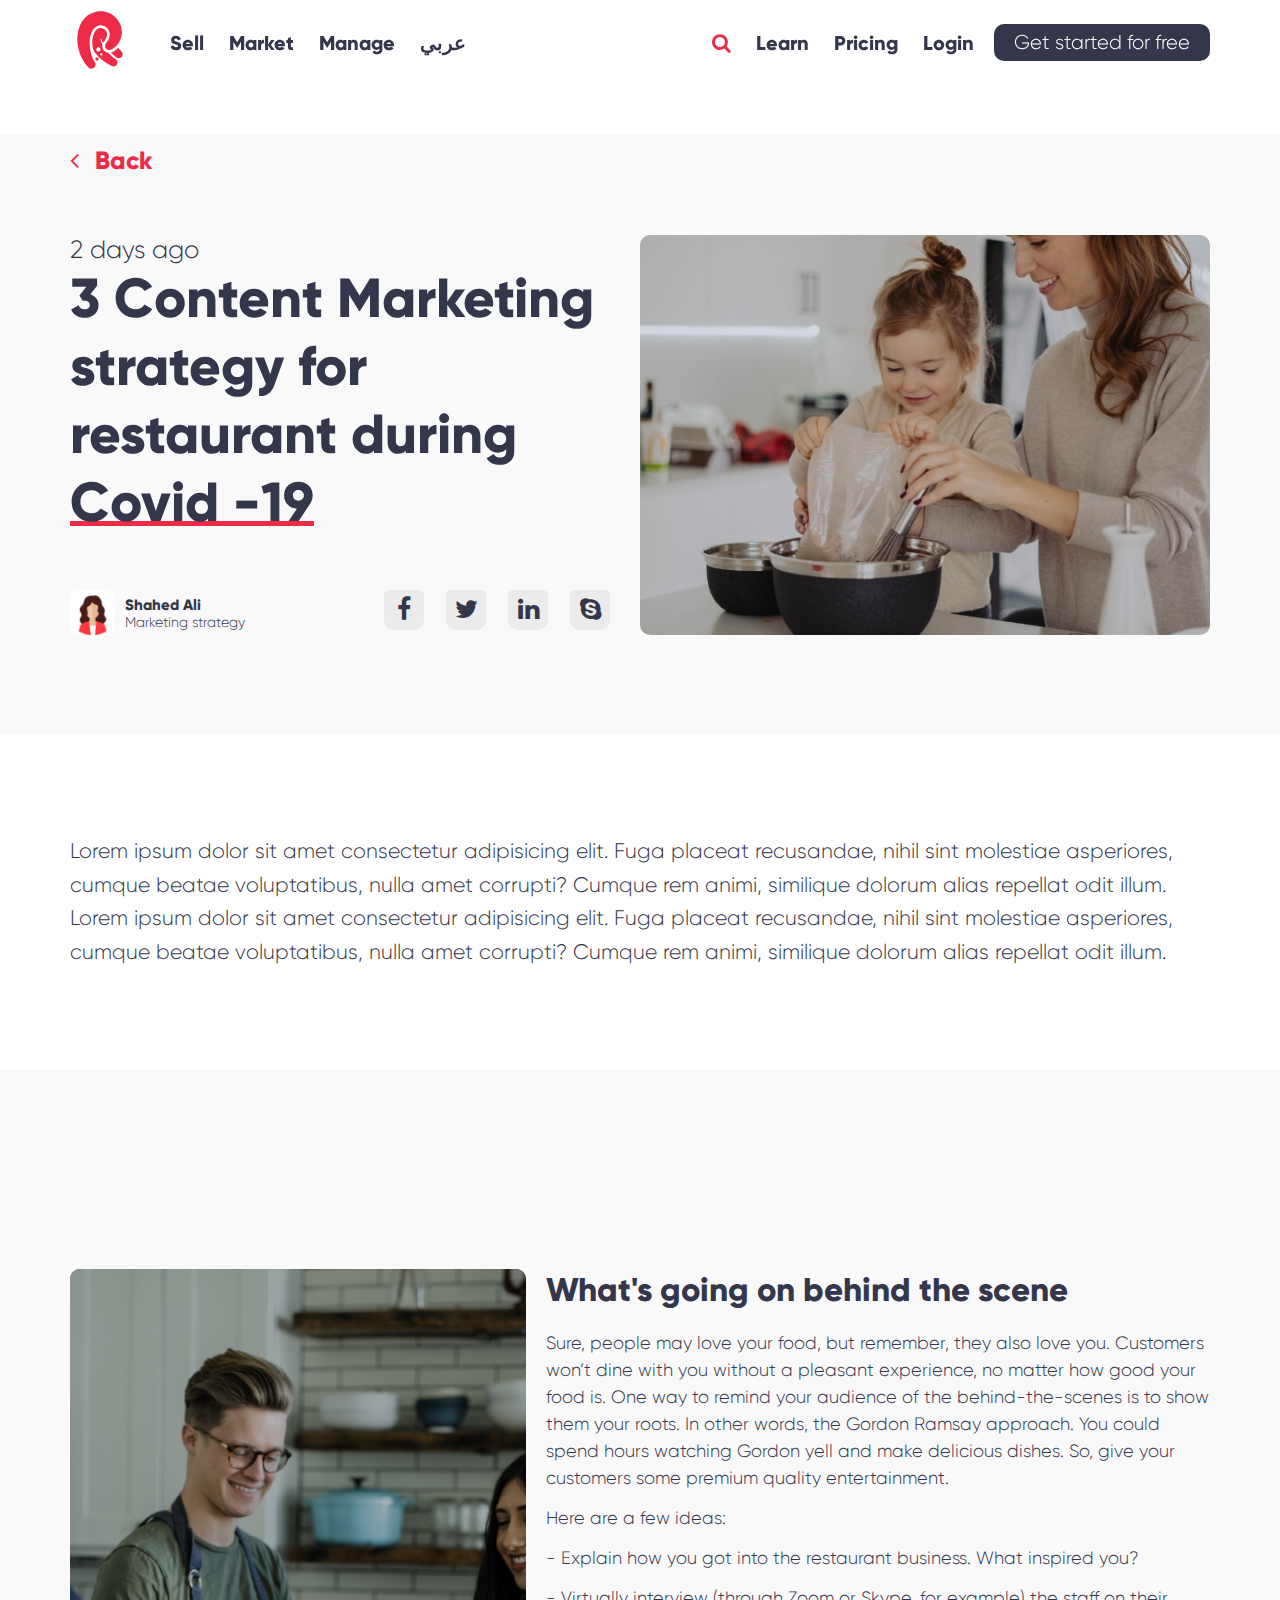
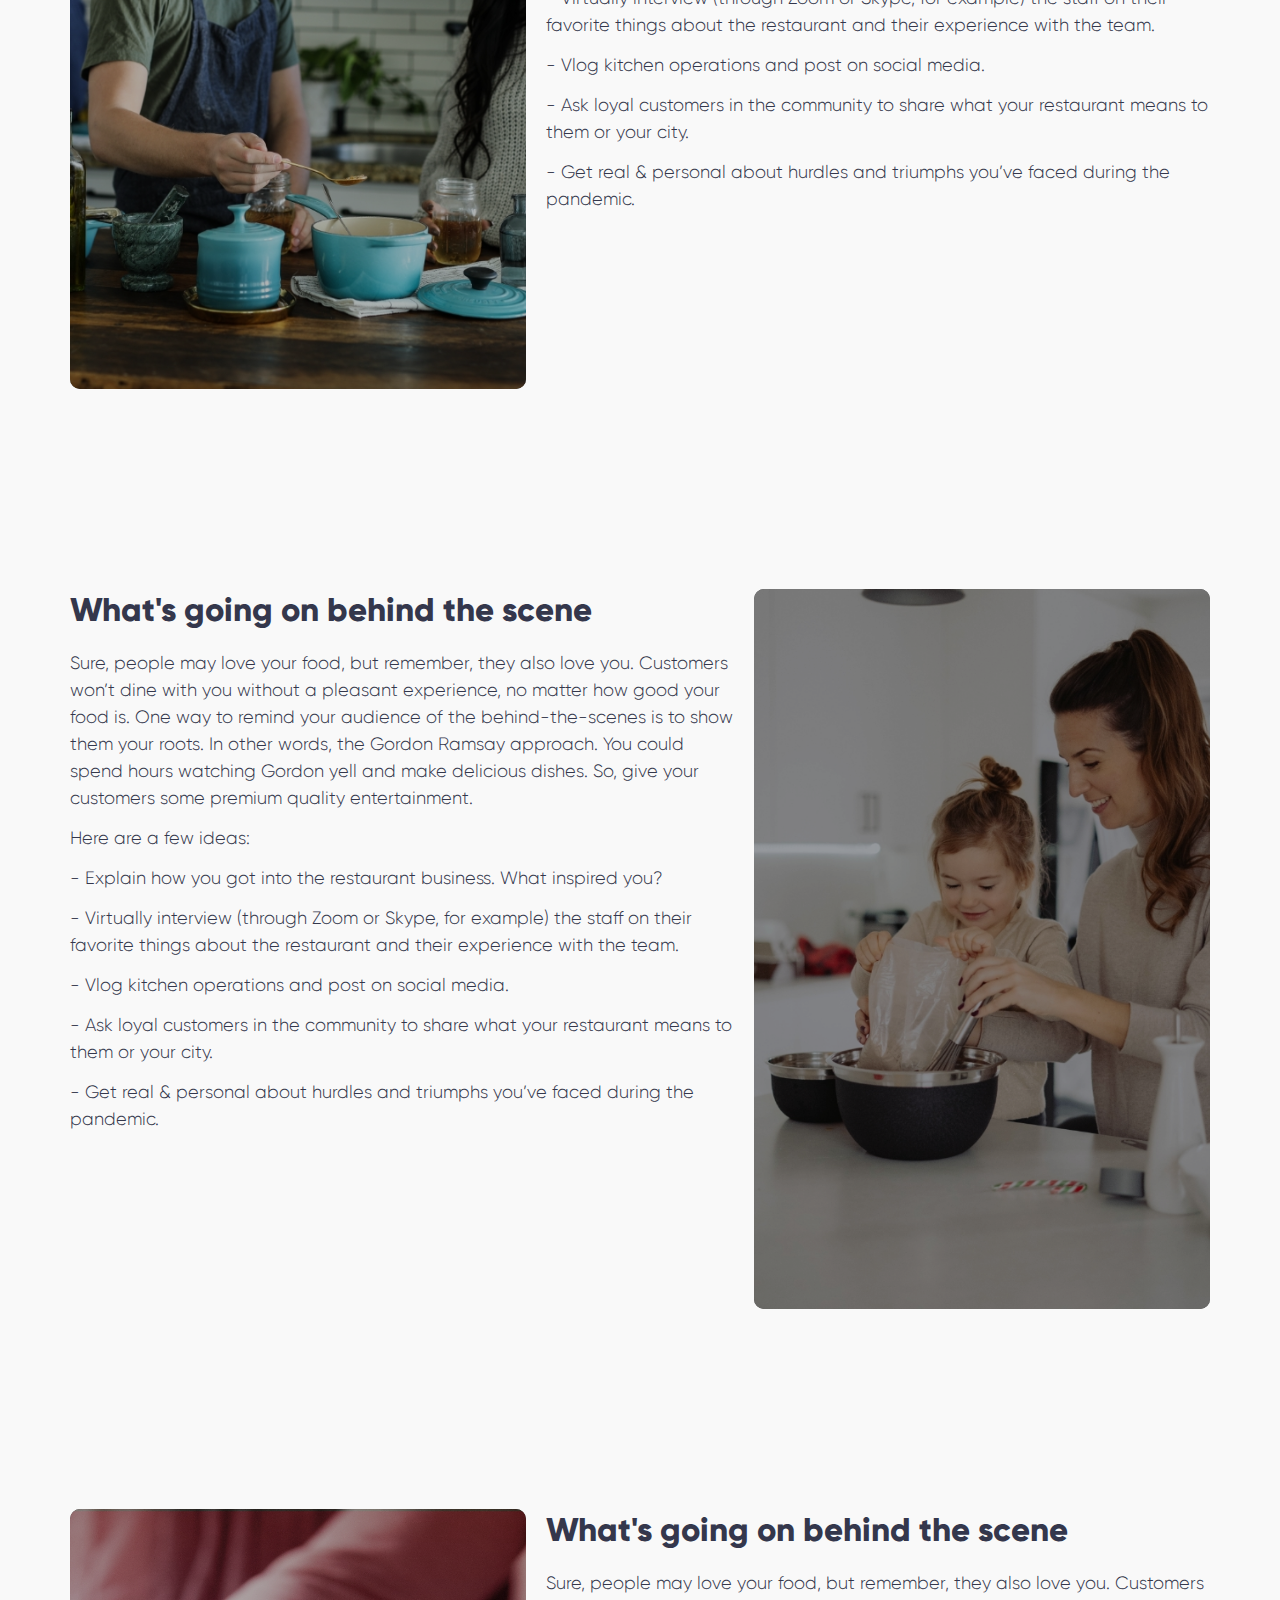
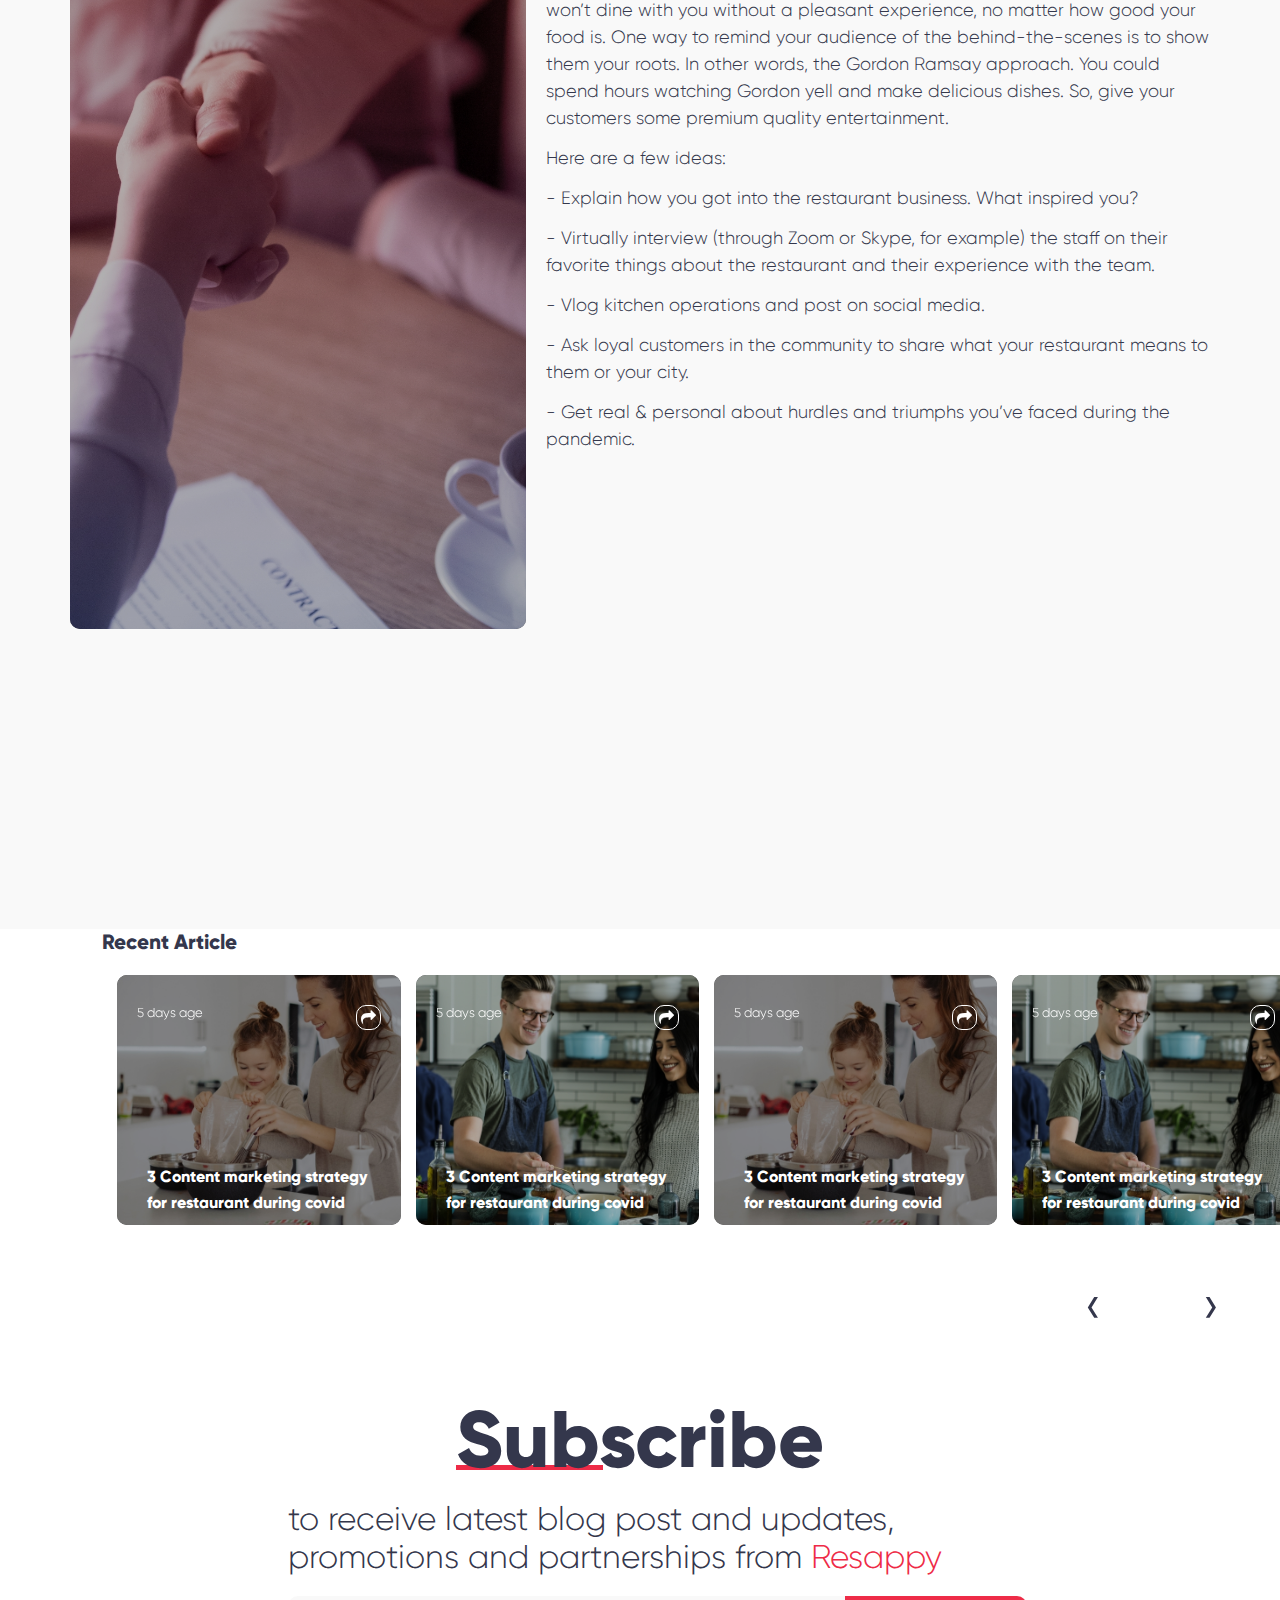
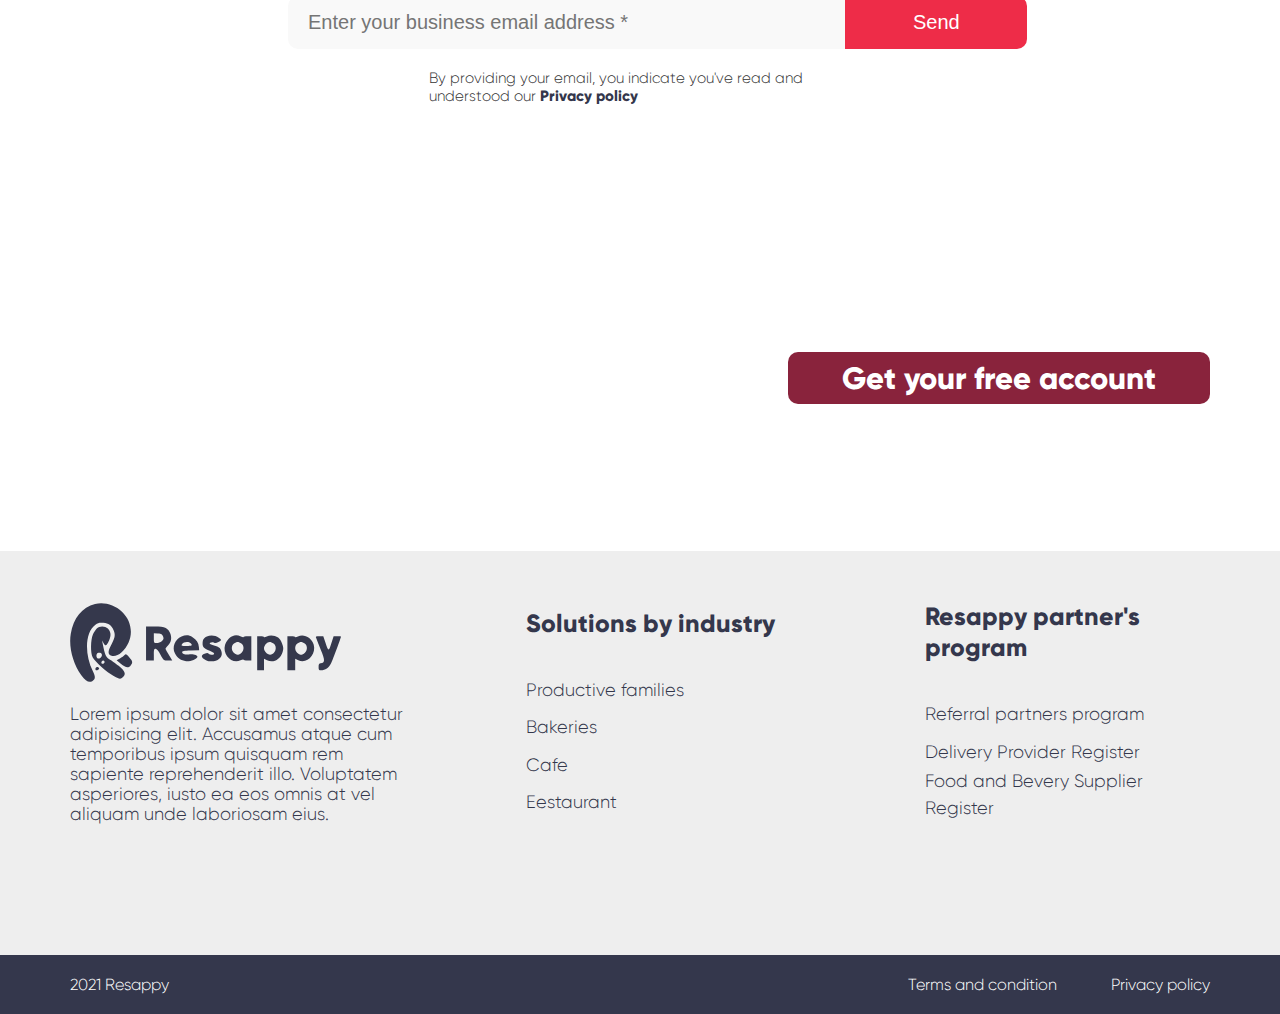
<file: single.html>
<!DOCTYPE html>
<html lang="en">
  <head>
    <meta charset="UTF-8" />
    <meta http-equiv="X-UA-Compatible" content="IE=edge" />
    <meta name="viewport" content="width=device-width, initial-scale=1.0" />
    <link rel="stylesheet" href="css/font-awesome.min.css" />
    <link rel="stylesheet" href="css/owl.carousel.min.css" />
    <link rel="stylesheet" href="css/main.css" />
    <title>Resappy - Your favorite restaurant</title>
  </head>
  <body>
    <div class="body-content">
      <header class="header header--blog">
        <nav class="main-nav sticky">
          <div class="row">
            <a href="#" class="logo">
              <img src="img/logo icon.svg" alt="" />
            </a>
            <ul class="main-nav__left">
              <li>
                <a href="#">Sell</a>
              </li>
              <li><a href="#">Market</a></li>
              <li><a href="#">Manage</a></li>
              <li><a href="#">عربي</a></li>
            </ul>
            <ul class="main-nav__right">
              <li>
                <a href="#"><i class="fa fa-search u-color-primary"></i></a>
              </li>
              <li class="dropdown">
                <a href="#">Learn</a>
                <div class="dropdown__content">
                  <a class="dropdown__link" href="#">Learn</a>
                  <p class="dropdown__text">
                    Lorem ipsum dolor sit amet consectetur adipisicing elit.
                    Impedit dicta
                  </p>
                  <div class="dropdown__menu">
                    <nav class="dropdown__menu-left">
                      <ul>
                        <li><a href="#">About</a></li>
                        <li><a href="#">Help center</a></li>
                        <li><a href="#">Videos</a></li>
                        <li><a href="#">Customer Service</a></li>
                        <li><a href="">Why Sell online</a></li>
                        <li><a href="">Solutions by industry</a></li>
                      </ul>
                    </nav>
                    <nav class="dropdown__menu-right">
                      <ul>
                        <li><a href="blog.html">Blog</a></li>
                        <li><a href="#">Guide</a></li>
                        <li><a href="#">Pods</a></li>
                        <li><a href="#">Features</a></li>
                        <li><a href="#">Demo</a></li>
                      </ul>
                    </nav>
                  </div>
                </div>
              </li>
              <li>
                <a href="#">Pricing</a>
              </li>
              <li>
                <a href="#">Login</a>
              </li>
              <a
                href="#"
                class="btn btn--primary u-ml-sm"
                onclick="openModal()"
              >
                Get started for free
              </a>
            </ul>
            <!-- Mobile menu -->
            <div class="mobile-menu">
              <a href="javascript:void(0)" class="mobile-menu__link">
                <i class="fa fa-search"></i>
              </a>
              <a
                href="javascript:void(0)"
                onclick="showMobileContent()"
                class="mobile-menu__link"
              >
                <i class="fa fa-bars"></i>
              </a>
            </div>
            <div class="mobile-content">
              <ul class="mobile-content__nav">
                <li>
                  <a href="#">Sell</a>
                </li>
                <li><a href="#">Market</a></li>
                <li><a href="#">Manage</a></li>

                <li class="dropdown">
                  <a href="#">Learn</a>
                  <div class="dropdown__content">
                    <div class="dropdown__context">
                      <a class="dropdown__link" href="#">Learn</a>
                      <p class="dropdown__text">
                        Lorem ipsum dolor sit amet consectetur adipisicing elit.
                        Impedit dicta
                      </p>
                      <div class="dropdown__menu">
                        <nav class="dropdown__menu-left">
                          <ul>
                            <li><a href="#">About</a></li>
                            <li><a href="#">Help center</a></li>
                            <li><a href="#">Videos</a></li>
                            <li><a href="#">Customer Service</a></li>
                            <li><a href="">Why Sell online</a></li>
                            <li><a href="">Solutions by industry</a></li>
                          </ul>
                        </nav>
                        <nav class="dropdown__menu-right">
                          <ul>
                            <li><a href="blog.html">Blog</a></li>
                            <li><a href="#">Guide</a></li>
                            <li><a href="#">Pods</a></li>
                            <li><a href="#">Features</a></li>
                            <li><a href="#">Demo</a></li>
                          </ul>
                        </nav>
                      </div>
                    </div>
                  </div>
                </li>
                <li>
                  <a href="#">Pricing</a>
                </li>
                <li>
                  <a href="#">Login</a>
                </li>
                <li><a href="#">عربي</a></li>
                <a href="#" class="btn btn--primary" onclick="openModal()">
                  Get started for free
                </a>
                <a
                  href="javascript:void(0)"
                  class="mobile-content__close"
                  onclick="closeMobileContent()"
                >
                  &times;
                </a>
              </ul>
            </div>
          </div>
        </nav>
      </header>

      <section class="section-single-heading">
        <div class="row">
          <a href="#" class="btn--back">
            <i class="fa fa-angle-left"></i>
            Back
          </a>
          <div class="single-heading">
            <div class="single-heading__content">
              <p>2 days ago</p>
              <h3 class="heading-3">
                3 Content Marketing strategy for restaurant during
                <span>Covid -19</span>
              </h3>
              <div class="blog-profile">
                <div class="blog-profile__main">
                  <div class="blog-profile__avatar">
                    <img
                      src="img/Mask Group 8.png"
                      alt="Image"
                      class="blog-profile__img"
                    />
                  </div>
                  <div class="blog-profile__bio">
                    <h6 class="heading-6">Shahed Ali</h6>
                    <p>Marketing strategy</p>
                  </div>
                </div>
                <div class="blog-profile__social">
                  <a href="#"><i class="fa fa-facebook"></i></a>
                  <a href="#"><i class="fa fa-twitter"></i></a>
                  <a href="#"><i class="fa fa-linkedin"></i></a>
                  <a href="#"><i class="fa fa-skype"></i></a>
                </div>
              </div>
            </div>
            <div class="single-heading__image">
              <img src="img/Rectangle 76.jpg" alt="" />
            </div>
          </div>
        </div>
      </section>
      <div class="single-page-text">
        <div class="row">
          Lorem ipsum dolor sit amet consectetur adipisicing elit. Fuga placeat
          recusandae, nihil sint molestiae asperiores, cumque beatae
          voluptatibus, nulla amet corrupti? Cumque rem animi, similique dolorum
          alias repellat odit illum. Lorem ipsum dolor sit amet consectetur
          adipisicing elit. Fuga placeat recusandae, nihil sint molestiae
          asperiores, cumque beatae voluptatibus, nulla amet corrupti? Cumque
          rem animi, similique dolorum alias repellat odit illum.
        </div>
      </div>
      <section class="section-blogs">
        <div class="row">
          <div class="blog-post blog-post--left">
            <div class="blog-post__picture">
              <img src="img/Rectangle 77].jpg" alt="" class="blog-post__img" />
            </div>
            <div class="blog-post__content">
              <h4 class="heading-4 u-mb-sm">
                What's going on behind the scene
              </h4>
              <p>
                Sure, people may love your food, but remember, they also love
                you. Customers won’t dine with you without a pleasant
                experience, no matter how good your food is. One way to remind
                your audience of the behind-the-scenes is to show them your
                roots. In other words, the Gordon Ramsay approach. You could
                spend hours watching Gordon yell and make delicious dishes. So,
                give your customers some premium quality entertainment.
              </p>
              <p>
                Here are a few ideas:
              </p>
              <p>
                - Explain how you got into the restaurant business. What
                inspired you?
              </p>
              <p>
                - Virtually interview (through Zoom or Skype, for example) the
                staff on their favorite things about the restaurant and their
                experience with the team.
              </p>
              <p>
                - Vlog kitchen operations and post on social media.
              </p>
              <p>
                - Ask loyal customers in the community to share what your
                restaurant means to them or your city.
              </p>
              <p>
                - Get real & personal about hurdles and triumphs you’ve faced
                during the pandemic.
              </p>
            </div>
          </div>
          <div class="blog-post blog-post--right">
            <div class="blog-post__content">
              <h4 class="heading-4 u-mb-sm">
                What's going on behind the scene
              </h4>
              <p>
                Sure, people may love your food, but remember, they also love
                you. Customers won’t dine with you without a pleasant
                experience, no matter how good your food is. One way to remind
                your audience of the behind-the-scenes is to show them your
                roots. In other words, the Gordon Ramsay approach. You could
                spend hours watching Gordon yell and make delicious dishes. So,
                give your customers some premium quality entertainment.
              </p>
              <p>
                Here are a few ideas:
              </p>
              <p>
                - Explain how you got into the restaurant business. What
                inspired you?
              </p>
              <p>
                - Virtually interview (through Zoom or Skype, for example) the
                staff on their favorite things about the restaurant and their
                experience with the team.
              </p>
              <p>
                - Vlog kitchen operations and post on social media.
              </p>
              <p>
                - Ask loyal customers in the community to share what your
                restaurant means to them or your city.
              </p>
              <p>
                - Get real & personal about hurdles and triumphs you’ve faced
                during the pandemic.
              </p>
            </div>
            <div class="blog-post__picture">
              <img src="img/Rectangle 76.jpg" alt="" class="blog-post__img" />
            </div>
          </div>
          <div class="blog-post blog-post--left">
            <div class="blog-post__picture">
              <img src="img/3.jpg" alt="" class="blog-post__img" />
            </div>
            <div class="blog-post__content">
              <h4 class="heading-4 u-mb-sm">
                What's going on behind the scene
              </h4>
              <p>
                Sure, people may love your food, but remember, they also love
                you. Customers won’t dine with you without a pleasant
                experience, no matter how good your food is. One way to remind
                your audience of the behind-the-scenes is to show them your
                roots. In other words, the Gordon Ramsay approach. You could
                spend hours watching Gordon yell and make delicious dishes. So,
                give your customers some premium quality entertainment.
              </p>
              <p>
                Here are a few ideas:
              </p>
              <p>
                - Explain how you got into the restaurant business. What
                inspired you?
              </p>
              <p>
                - Virtually interview (through Zoom or Skype, for example) the
                staff on their favorite things about the restaurant and their
                experience with the team.
              </p>
              <p>
                - Vlog kitchen operations and post on social media.
              </p>
              <p>
                - Ask loyal customers in the community to share what your
                restaurant means to them or your city.
              </p>
              <p>
                - Get real & personal about hurdles and triumphs you’ve faced
                during the pandemic.
              </p>
            </div>
          </div>
        </div>
      </section>
      <section class="section-recent-articles">
        <div class="recent-article-row">
          <h5 class="heading-5 u-mb-sm">Recent Article</h5>
          <div class="recent-article owl-carousel owl-theme">
            <div class="blog-content__container">
              <img
                src="img/Rectangle 76.jpg"
                alt=""
                class="blog-content__img"
              />
              <div class="blog-content__meta">
                <p>5 days age</p>
                <a href="#"><i class="fa fa-share"></i></a>
              </div>
              <div class="blog-content__heading">
                <h4 class="heading--tetra">
                  3 Content marketing strategy for restaurant during covid
                </h4>
              </div>
            </div>
            <div class="blog-content__container">
              <img
                src="img/Rectangle 77].jpg"
                alt=""
                class="blog-content__img"
              />
              <div class="blog-content__meta">
                <p>5 days age</p>
                <a href="#"><i class="fa fa-share"></i></a>
              </div>
              <div class="blog-content__heading">
                <h4 class="heading--tetra">
                  3 Content marketing strategy for restaurant during covid
                </h4>
              </div>
            </div>
            <div class="blog-content__container">
              <img
                src="img/Rectangle 76.jpg"
                alt=""
                class="blog-content__img"
              />
              <div class="blog-content__meta">
                <p>5 days age</p>
                <a href="#"><i class="fa fa-share"></i></a>
              </div>
              <div class="blog-content__heading">
                <h4 class="heading--tetra">
                  3 Content marketing strategy for restaurant during covid
                </h4>
              </div>
            </div>
            <div class="blog-content__container">
              <img
                src="img/Rectangle 77].jpg"
                alt=""
                class="blog-content__img"
              />
              <div class="blog-content__meta">
                <p>5 days age</p>
                <a href="#"><i class="fa fa-share"></i></a>
              </div>
              <div class="blog-content__heading">
                <h4 class="heading--tetra">
                  3 Content marketing strategy for restaurant during covid
                </h4>
              </div>
            </div>
            <div class="blog-content__container">
              <img
                src="img/Rectangle 77].jpg"
                alt=""
                class="blog-content__img"
              />
              <div class="blog-content__meta">
                <p>5 days age</p>
                <a href="#"><i class="fa fa-share"></i></a>
              </div>
              <div class="blog-content__heading">
                <h4 class="heading--tetra">
                  3 Content marketing strategy for restaurant during covid
                </h4>
              </div>
            </div>
            <div class="blog-content__container">
              <img
                src="img/Rectangle 77].jpg"
                alt=""
                class="blog-content__img"
              />
              <div class="blog-content__meta">
                <p>5 days age</p>
                <a href="#"><i class="fa fa-share"></i></a>
              </div>
              <div class="blog-content__heading">
                <h4 class="heading--tetra">
                  3 Content marketing strategy for restaurant during covid
                </h4>
              </div>
            </div>
            <div class="blog-content__container">
              <img
                src="img/Rectangle 77].jpg"
                alt=""
                class="blog-content__img"
              />
              <div class="blog-content__meta">
                <p>5 days age</p>
                <a href="#"><i class="fa fa-share"></i></a>
              </div>
              <div class="blog-content__heading">
                <h4 class="heading--tetra">
                  3 Content marketing strategy for restaurant during covid
                </h4>
              </div>
            </div>
          </div>
        </div>
      </section>

      <section class="subscription">
        <h2
          class="heading-secondary heading-secondary--under u-mb-sm u-text-center"
        >
          Subscribe
        </h2>
        <p class="subscription__text">
          to receive latest blog post and updates, promotions and partnerships
          from
          <span>Resappy</span>
        </p>
        <form action="#" class="subscription__form">
          <input
            type="text"
            placeholder="Enter your business email address *"
            class="subscription__input"
          />
          <button type="submit" class="subscription__submit">Send</button>
        </form>
        <div class="subscription__policy">
          By providing your email, you indicate you've read and understood our
          <a href="#">Privacy policy</a>
        </div>
      </section>

      <section class="section-cta">
        <div class="row">
          <h1>Launch your restaurant in 3, 2, 1...</h1>
          <a href="#" class="btn btn--primary btn--primary-dark">
            Get your free account
          </a>
        </div>
      </section>
      <footer class="footer">
        <div class="row">
          <div class="footer__top">
            <div class="footer__top-left">
              <img src="img/footer-logo.svg" />
              <p>
                Lorem ipsum dolor sit amet consectetur adipisicing elit.
                Accusamus atque cum temporibus ipsum quisquam rem sapiente
                reprehenderit illo. Voluptatem asperiores, iusto ea eos omnis at
                vel aliquam unde laboriosam eius.
              </p>
            </div>
            <div class="footer__top-middle">
              <h4 class="heading-tetra">Solutions by industry</h4>
              <nav class="footer__main-nav">
                <ul>
                  <li><a href="#">Productive families</a></li>
                  <li><a href="#">Bakeries</a></li>
                  <li><a href="#">Cafe</a></li>
                  <li><a href="#">Eestaurant</a></li>
                </ul>
              </nav>
            </div>
            <div class="footer__top-right">
              <h4 class="heading-tetra">Resappy partner's program</h4>
              <nav class="footer__main-nav">
                <ul>
                  <li><a href="#">Referral partners program</a></li>
                  <li><a href="#">Delivery Provider Register</a></li>
                  <li><a href="#">Food and Bevery Supplier Register</a></li>
                </ul>
              </nav>
            </div>
          </div>
        </div>
        <div class="footer__bottom">
          <div class="row">
            <div class="footer__bottom-left">2021 Resappy</div>
            <div class="footer__bottom-right">
              <a href="#">Terms and condition</a>
              <a href="#">Privacy policy</a>
            </div>
          </div>
        </div>
      </footer>
    </div>
    <div class="modal-email">
      <div class="modal-email__content">
        <a href="javascript:void(0)" class="btn--close" onclick="closeModal()">
          &times;
        </a>
        <label class="modal-email__label" for="">Enter your email</label>
        <input
          type="text"
          placeholder="Enter your email address"
          class="modal-email__input"
        />
        <a
          href="javascript:void(0)"
          class="btn btn--primary btn--primary-light"
          onclick="openVerification()"
        >
          Submit
        </a>
      </div>
    </div>
    <div class="modal-verification">
      <div class="modal-verification__content">
        <a href="javascript:void(0)" class="btn--close" onclick="closeModal()">
          &times;
        </a>
        <p class="modal-verification__text">
          Lorem ipsum dolor sit amet consectetur adipisicing.
        </p>
        <span class="modal-verification__timer">
          <span id="minute"></span>
          :
          <span id="second"></span>
        </span>
        <form action="" class="modal-verification__form">
          <input type="text" />
          <input type="text" />
          <input type="text" />
          <input type="text" />
        </form>
        <a
          href="javascript:void(0)"
          class="btn btn--primary btn--primary-light"
          onclick="closeModal()"
        >
          Submit
        </a>
        <a
          href="javascript:void(0)"
          class="modal-verification__btn"
          onclick="openModal();closeVerification()"
        >
          Edit Email
        </a>
      </div>
    </div>

    <!-- <script src="js/jquery.min-2.2.4.js"></script> -->
    <script src="js/jquery.min-2.2.4.js"></script>
    <script src="js/owl.carousel.min.js"></script>
    <script src="js/single.js"></script>
  </body>
</html>
</file>
<file: css/main.css>
@font-face {
  font-family: "gilroy";
  src: url(../../fonts/Gilroy-ExtraBold.otf);
  font-style: normal;
  font-weight: 700;
}

@font-face {
  font-family: "gilroy";
  src: url(../../fonts/Gilroy-Light.otf);
  font-style: normal;
  font-weight: 300;
}

.dropdown__menu-left ul, .dropdown__menu-right ul {
  list-style: none;
}

.dropdown__menu-left ul li, .dropdown__menu-right ul li {
  margin-left: 0 !important;
  display: block;
}

.dropdown__menu-left ul li:not(:last-child), .dropdown__menu-right ul li:not(:last-child) {
  margin-bottom: 5px;
}

.dropdown__menu-left ul li a, .dropdown__menu-right ul li a {
  color: #34374c;
  font-size: 2rem;
  -webkit-transition: color 0.3s;
  transition: color 0.3s;
}

.dropdown__menu-left ul li a:hover, .dropdown__menu-right ul li a:hover {
  color: #ee2b47;
}

*,
*::before,
*::after {
  margin: 0;
  padding: 0;
}

html {
  -webkit-box-sizing: border-box;
          box-sizing: border-box;
  font-size: 62.5%;
}

@media (max-width: 75em) {
  html {
    font-size: 56.25%;
  }
}

@media (max-width: 56.25em) {
  html {
    font-size: 50%;
  }
}

@media (min-width: 112.5em) {
  html {
    font-size: 75%;
  }
}

body {
  font-family: gilroy;
  font-size: 2.5rem;
  color: #34374c;
  font-weight: 400;
  text-rendering: optimizeLegibility;
  position: relative;
}

.heading-secondary {
  color: #34374c;
  font-size: 8rem;
  font-weight: 600;
  line-height: 1;
}

.heading-secondary--under {
  position: relative;
  display: inline-block;
}

.heading-secondary--under::after {
  content: '';
  width: 40%;
  height: 5px;
  background-color: #ee2b47;
  display: inline-block;
  position: absolute;
  left: 0;
  bottom: 1rem;
  z-index: -1;
}

.heading-tertiary {
  font-size: 5rem;
  font-weight: 700;
  position: relative;
  display: inline-block;
}

.heading-tertiary::after {
  content: '';
  width: 70%;
  height: 5px;
  background-color: #ee2b47;
  display: inline-block;
  position: absolute;
  left: 0;
  bottom: 1rem;
  z-index: -1;
}

.heading-3 {
  font-size: 5.5rem;
  font-weight: 700;
  padding-bottom: 5rem;
  margin-bottom: 5rem;
}

.heading-3--under,
.heading-3 span {
  position: relative;
  display: inline-block;
}

.heading-3--under {
  font-size: 6rem;
}

.heading-3--under::after {
  content: '';
  width: 50%;
  height: 5px;
  background-color: #ee2b47;
  display: inline-block;
  position: absolute;
  left: 0;
  bottom: 1rem;
  z-index: -1;
}

.heading-3 span {
  z-index: 1;
}

.heading-3 span::after {
  content: '';
  width: 100%;
  height: 5px;
  background-color: #ee2b47;
  display: inline-block;
  position: absolute;
  left: 0;
  bottom: 1rem;
  z-index: -1;
}

.heading-tetra {
  font-size: 2rem;
  font-weight: 700;
  text-align: center;
}

.heading-4 {
  font-size: 3.3rem;
  font-weight: 700;
}

.u-ml-sm {
  margin-left: 2rem;
}

.u-mb-lg {
  margin-bottom: 8rem;
}

.u-mb-md {
  margin-bottom: 4rem;
}

.u-mb-sm {
  margin-bottom: 2rem;
}

.u-color-primary {
  color: #ee2b47;
}

.u-text-center {
  text-align: center;
}

.w-90 {
  margin: 0 auto;
  width: 90%;
}

.d-none {
  display: none !important;
}

.main-nav {
  font-size: 2rem;
}

.main-nav .row {
  display: -webkit-box;
  display: -ms-flexbox;
  display: flex;
  -webkit-box-align: center;
      -ms-flex-align: center;
          align-items: center;
}

@media (max-width: 56.25em) {
  .main-nav .row {
    -webkit-box-pack: justify;
        -ms-flex-pack: justify;
            justify-content: space-between;
    padding: 0 2rem;
  }
  .main-nav .row::after {
    content: none;
  }
}

.main-nav__left {
  display: -webkit-box;
  display: -ms-flexbox;
  display: flex;
  -webkit-box-align: center;
      -ms-flex-align: center;
          align-items: center;
  margin-right: auto;
  list-style: none;
}

@media (max-width: 56.25em) {
  .main-nav__left {
    display: none;
  }
}

.main-nav__left li:not(:first-child) {
  margin-left: 2.5rem;
}

.main-nav__left li a {
  color: #fff;
  text-decoration: none;
  font-weight: 700;
  -webkit-transition: color 0.3s;
  transition: color 0.3s;
}

.main-nav__left li a:hover {
  color: #ee2b47;
}

.main-nav__right {
  display: -webkit-box;
  display: -ms-flexbox;
  display: flex;
  -webkit-box-align: center;
      -ms-flex-align: center;
          align-items: center;
  list-style: none;
}

@media (max-width: 56.25em) {
  .main-nav__right {
    display: none;
  }
}

.main-nav__right li:not(:first-child) {
  margin-left: 2.5rem;
}

.main-nav__right li a {
  color: #fff;
  text-decoration: none;
  font-weight: 700;
  -webkit-transition: color 0.3s;
  transition: color 0.3s;
}

.main-nav__right li a:hover {
  color: #ee2b47;
}

.main-nav.sticky {
  position: fixed;
  background-color: rgba(255, 255, 255, 0.98);
  top: 0;
  left: 0;
  width: 100%;
  -webkit-box-shadow: 0 2px 2px #efefef;
          box-shadow: 0 2px 2px #efefef;
  z-index: 2;
  -webkit-transition: all 0.5s;
  transition: all 0.5s;
}

.main-nav.sticky .main-nav__left li a {
  color: #34374c !important;
}

.main-nav.sticky .main-nav__right li a {
  color: #34374c !important;
}

.main-nav.sticky .btn.btn--primary {
  background-color: #34374c;
}

.blog-content {
  display: -webkit-box;
  display: -ms-flexbox;
  display: flex;
}

@media (max-width: 37.5em) {
  .blog-content {
    display: block;
  }
}

.blog-content__menu {
  -webkit-box-flex: 0;
      -ms-flex: 0 0 30%;
          flex: 0 0 30%;
}

.blog-content__menu ul {
  list-style: none;
}

@media (max-width: 37.5em) {
  .blog-content__menu ul {
    width: 90%;
    margin: 0 auto;
    margin-bottom: 3rem;
  }
}

.blog-content__menu ul li {
  display: block;
}

.blog-content__menu ul li:not(:last-of-type) {
  margin-bottom: 3rem;
}

@media (max-width: 37.5em) {
  .blog-content__menu ul li:not(:last-of-type) {
    margin-bottom: 1rem;
  }
}

@media (max-width: 37.5em) {
  .blog-content__menu ul li {
    width: 45%;
    display: inline-block;
    font-size: 1.9rem;
  }
}

.blog-content__menu ul li a {
  display: inline-block;
  text-decoration: none;
  color: #333;
  position: relative;
}

.blog-content__menu ul li a.active::after {
  content: "";
  display: inline-block;
  position: absolute;
  bottom: 0.5rem;
  left: 0;
  background-color: #ee2b47;
  width: 110%;
  height: 3px;
}

.blog-content__box {
  -webkit-box-flex: 1;
      -ms-flex: 1;
          flex: 1;
}

@media (max-width: 37.5em) {
  .blog-content__box {
    display: block;
    width: 100% !important;
  }
}

.blog-content__img {
  position: absolute;
  top: 0;
  left: 0;
  height: 100%;
  width: 100%;
  -o-object-fit: cover;
     object-fit: cover;
  z-index: 0;
  opacity: 0.7;
}

.blog-content__container {
  position: relative;
  height: 30rem;
  background-color: #000;
  color: #fff;
  border-radius: 1rem;
  overflow: hidden;
  display: inline-block;
  width: 45%;
  margin: 0 1.5rem;
  margin-bottom: 4rem;
}

@media (max-width: 980px) {
  .blog-content__container {
    width: 45%;
  }
}

@media (max-width: 700px) {
  .blog-content__container {
    width: 100%;
    margin: 0;
    margin-bottom: 4rem;
  }
}

.blog-content__meta {
  display: -webkit-box;
  display: -ms-flexbox;
  display: flex;
  -webkit-box-pack: justify;
      -ms-flex-pack: justify;
          justify-content: space-between;
  padding: 3rem 2rem;
  z-index: 1;
  position: relative;
  font-size: 1.3rem;
}

.blog-content__meta a {
  height: 1.7rem;
  width: 1.7rem;
  border: 1px solid #fff;
  border-radius: 1rem;
  color: #fff;
  font-size: 1.5rem;
  padding: 3px;
  text-align: center;
}

.blog-content__heading {
  position: absolute;
  bottom: 1rem;
  width: 80%;
  margin-left: 3rem;
}

.blog-content__heading .heading--tetra {
  font-size: 1.6rem;
  line-height: 1.6;
}

.blog-header {
  display: -webkit-box;
  display: -ms-flexbox;
  display: flex;
  height: 70vh;
  -webkit-box-shadow: 0 0 2rem rgba(0, 0, 0, 0.15);
          box-shadow: 0 0 2rem rgba(0, 0, 0, 0.15);
}

@media (max-width: 760px) {
  .blog-header {
    display: block;
    height: 100%;
    width: 90%;
    margin: 0 auto;
  }
}

.blog-header__content {
  -webkit-box-flex: 1;
      -ms-flex: 1;
          flex: 1;
  padding: 5rem;
  position: relative;
}

@media (max-width: 760px) {
  .blog-header__content {
    height: 80vh;
  }
}

.blog-header__img {
  -webkit-box-flex: 0;
      -ms-flex: 0 0 50%;
          flex: 0 0 50%;
}

@media (max-width: 760px) {
  .blog-header__img {
    height: 35vh;
  }
}

.blog-header__img img {
  width: 100%;
  height: 100%;
  -o-object-fit: cover;
     object-fit: cover;
}

.blog-header__hot {
  position: absolute;
  right: 3rem;
  bottom: 5rem;
  font-size: 1rem;
  color: #ee2b47;
  vertical-align: middle;
}

.blog-header__views {
  display: block;
  color: #333;
}

.blog-profile {
  display: -webkit-box;
  display: -ms-flexbox;
  display: flex;
  -webkit-box-pack: justify;
      -ms-flex-pack: justify;
          justify-content: space-between;
}

@media (max-width: 37.5em) {
  .blog-profile {
    display: block;
  }
}

.blog-profile__main {
  display: -webkit-box;
  display: -ms-flexbox;
  display: flex;
  -webkit-box-pack: center;
      -ms-flex-pack: center;
          justify-content: center;
  -webkit-box-align: center;
      -ms-flex-align: center;
          align-items: center;
}

@media (max-width: 37.5em) {
  .blog-profile__main {
    margin-bottom: 2rem;
  }
}

.blog-profile__avatar {
  height: 4.5rem;
  width: 4.5rem;
  margin-right: 1rem;
}

.blog-profile__img {
  height: 100%;
  width: 100%;
}

.blog-profile__bio h6 {
  font-size: 1.5rem;
}

.blog-profile__bio p {
  font-size: 1.4rem;
}

.blog-profile__social {
  padding: 0 3rem;
}

.blog-profile__social a {
  background-color: #ebebeb;
  text-decoration: none;
  color: #34374c;
  display: inline-block;
  height: 3rem;
  width: 3rem;
  text-align: center;
  line-height: 3rem;
  vertical-align: middle;
  margin-left: 1.5rem;
  padding: 0.5rem;
  border-radius: 5px 5px 10px 10px;
}

.btn {
  text-decoration: none;
  display: inline-block;
  border-radius: 10px;
  -webkit-transition: all 0.3s;
  transition: all 0.3s;
}

.btn--primary {
  padding: 0.7rem 2rem;
  color: #fff;
  background-color: #ee2b47;
}

.btn--primary:hover {
  background-color: #bd0f28;
}

.btn--primary-dark {
  font-size: 3.1rem;
  background-color: #89233c;
  font-weight: 700;
}

.btn--primary-dark:hover {
  background-color: #60192a;
}

.btn--primary-light {
  font-size: 1.8rem;
  width: 30%;
  margin: 0 auto;
  display: block;
  text-align: center;
  padding: 1rem 2rem;
  background-color: rgba(238, 43, 71, 0.3);
  -webkit-transition: background-color 0.3s;
  transition: background-color 0.3s;
}

.btn--primary-light:hover {
  background-color: #ee2b47;
}

.btn--learn {
  padding-left: 0;
  font-weight: 700;
  color: #333;
  font-size: 2.5rem;
}

.btn--close {
  font-size: 6rem;
  font-weight: 400;
  text-decoration: none;
  color: #ee2b47;
}

.btn--back {
  text-decoration: none;
  color: #ee2b47;
  font-weight: 700;
}

.btn--back i {
  margin-right: 1rem;
  font-size: 2.5rem;
  display: inline-block;
}

.buttons {
  display: -webkit-box;
  display: -ms-flexbox;
  display: flex;
  -webkit-box-pack: justify;
      -ms-flex-pack: justify;
          justify-content: space-between;
  -webkit-box-align: center;
      -ms-flex-align: center;
          align-items: center;
}

@media (max-width: 56.25em) {
  .buttons {
    width: 97%;
  }
}

@media (max-width: 37.5em) {
  .buttons {
    display: block;
    width: 90%;
    margin: 0 auto;
    text-align: center;
  }
}

.buttons a {
  text-decoration: none;
  color: #34374c;
  font-weight: 700;
  font-size: 2rem;
  padding: 1.1rem 2rem;
  background-color: #f1f1f1;
  border-radius: 7px;
  width: 10%;
  text-align: center;
}

@media (max-width: 56.25em) {
  .buttons a {
    padding: 1.1rem 2rem;
    font-size: 1.7rem;
  }
}

@media (max-width: 37.5em) {
  .buttons a {
    display: inline-block;
    width: 19%;
    margin: 1.5rem;
  }
}

@media (max-width: 560px) {
  .buttons a {
    width: 18%;
    margin: 1rem;
  }
}

.buttons a.active {
  background-color: rgba(238, 43, 71, 0.3);
}

.dropdown {
  position: relative;
}

.dropdown__content {
  background-color: #fff;
  position: absolute;
  bottom: -40rem;
  left: 1rem;
  width: 27rem;
  border-radius: 3px;
  z-index: 1;
  padding: 3rem;
  opacity: 0;
  visibility: hidden;
  -webkit-box-shadow: 0 0 0.5rem rgba(52, 55, 76, 0.15);
          box-shadow: 0 0 0.5rem rgba(52, 55, 76, 0.15);
  -webkit-transition: all 0.3s;
  transition: all 0.3s;
}

.dropdown__link {
  font-size: 2rem;
  font-weight: 700 !important;
  color: #34374c !important;
  position: relative;
  margin-bottom: 1.5rem;
  display: inline-block !important;
}

.dropdown__link::after {
  content: "";
  height: 5px;
  width: 110%;
  display: block;
  background-color: #ee2b47;
  position: absolute;
  bottom: 1px;
}

.dropdown__text {
  font-size: 1.6rem;
  font-weight: 400;
  padding-bottom: 1rem;
  margin-bottom: 1rem;
  border-bottom: 1px solid rgba(52, 55, 76, 0.15);
}

@media (max-width: 37.5em) {
  .dropdown__text {
    display: none;
  }
}

.dropdown__menu {
  display: -webkit-box;
  display: -ms-flexbox;
  display: flex;
  -webkit-box-pack: justify;
      -ms-flex-pack: justify;
          justify-content: space-between;
}

.dropdown:hover .dropdown__content {
  opacity: 1;
  visibility: visible;
  bottom: -38rem;
}

.features {
  padding-top: 10rem;
  margin-bottom: 6rem;
}

@media (max-width: 37.5em) {
  .features {
    width: 70%;
    margin: 0 auto;
  }
}

.feature {
  -webkit-box-shadow: 0 0 10px rgba(0, 0, 0, 0.1);
          box-shadow: 0 0 10px rgba(0, 0, 0, 0.1);
  width: 22%;
  height: 30rem;
  border-radius: 3px;
  padding: 2rem 4rem;
  margin: 0 1.5rem;
  margin-bottom: 10rem;
}

@media (max-width: 61.5em) {
  .feature {
    width: 20.5%;
    margin-bottom: 7rem;
  }
}

@media (max-width: 49.37em) {
  .feature {
    width: 36%;
  }
}

@media (max-width: 699px) {
  .feature {
    width: 34%;
    margin-bottom: 5rem;
  }
}

@media (max-width: 625px) {
  .feature {
    width: 33.5%;
  }
}

@media (max-width: 37.5em) {
  .feature {
    width: 75%;
    margin-left: 1.5rem;
    margin-right: 0;
  }
}

.feature__icon {
  width: 9rem;
  margin: 0 auto;
  margin-bottom: 1rem;
  display: block;
  text-align: center;
}

.feature__text {
  font-size: 1.3rem;
  font-weight: 300;
}

@media (max-width: 37.5em) {
  .feature__text {
    font-size: 1.5rem;
  }
}

.feature .btn {
  font-size: 2rem;
}

.mobile-content {
  position: fixed;
  top: 0;
  right: 0;
  width: 0%;
  height: 100vh;
  background-color: white;
  z-index: 2;
  display: -webkit-box;
  display: -ms-flexbox;
  display: flex;
  -webkit-box-pack: center;
      -ms-flex-pack: center;
          justify-content: center;
  -webkit-box-align: center;
      -ms-flex-align: center;
          align-items: center;
  -webkit-box-shadow: -10px 0 10px rgba(0, 0, 0, 0.2);
          box-shadow: -10px 0 10px rgba(0, 0, 0, 0.2);
  -webkit-transition: all 0.4s;
  transition: all 0.4s;
}

.mobile-content__nav {
  list-style: none;
  -webkit-transition: all 0.4s;
  transition: all 0.4s;
}

.mobile-content__nav li {
  display: block;
  font-size: 2.1rem;
}

.mobile-content__nav li a {
  text-decoration: none;
  color: #34374c;
  padding: 5px 0;
  display: block;
  -webkit-transition: color 0.5s;
  transition: color 0.5s;
}

.mobile-content__nav li a:hover {
  color: #ee2b47;
}

.mobile-content .btn {
  display: inline-block;
  margin-top: 10px;
}

.mobile-content__close {
  position: absolute;
  left: 0;
  top: 50%;
  -webkit-transform: translate(-50%, -50%);
          transform: translate(-50%, -50%);
  height: 5rem;
  width: 5rem;
  text-align: center;
  line-height: 5rem;
  vertical-align: middle;
  display: inline-block;
  border-radius: 50%;
  background-color: #fff;
  text-decoration: none;
  color: #34374c;
  font-size: 5rem;
  -webkit-transition: color 0.4s;
  transition: color 0.4s;
}

.mobile-content__close:hover {
  color: #ee2b47;
}

.mobile-content .dropdown {
  -webkit-transition: all 0.4s;
  transition: all 0.4s;
}

.mobile-content .dropdown__context {
  width: 90%;
  margin: 0 auto;
}

.mobile-content .dropdown__content {
  position: static;
  padding: 0;
  bottom: 0;
  width: 28rem;
  height: 0;
  -webkit-transition: all 0.5s;
  transition: all 0.5s;
}

.mobile-content .dropdown__content ul li a {
  padding: 3px 0;
}

.mobile-content .dropdown:hover .dropdown__content {
  position: static;
  bottom: 0;
  height: 38rem;
  width: 28rem;
}

@media (max-width: 37.5em) {
  .mobile-content .dropdown:hover .dropdown__content {
    height: 31rem;
  }
}

.mobile-content__nav {
  opacity: 0;
  visibility: hidden;
  -webkit-transition: all 0.4s;
  transition: all 0.4s;
}

.mobile-content.active {
  width: 55%;
}

@media (max-width: 37.5em) {
  .mobile-content.active {
    width: 70%;
  }
}

@media (max-width: 387px) {
  .mobile-content.active {
    width: 80%;
  }
}

@media (max-width: 331px) {
  .mobile-content.active {
    width: 90%;
  }
}

.mobile-content.active .mobile-content__nav {
  opacity: 1;
  visibility: visible;
}

.mobile-menu {
  display: none;
}

@media (max-width: 56.25em) {
  .mobile-menu {
    display: block;
  }
}

.mobile-menu__link {
  color: #ee2b47;
  text-decoration: none;
  -webkit-transition: color 0.4s;
  transition: color 0.4s;
}

.mobile-menu__link:not(:first-of-type) {
  margin-left: 2rem;
}

.mobile-menu__link:hover {
  color: #fff;
}

.modal-email {
  width: 70rem;
  margin: 0 auto;
  background-color: #fff;
  position: fixed;
  top: 50%;
  left: 50%;
  -webkit-transform: translate(-50%, -50%);
          transform: translate(-50%, -50%);
  opacity: 0;
  visibility: hidden;
  -webkit-transition: all 0.5s ease-in-out;
  transition: all 0.5s ease-in-out;
}

.modal-email.active {
  opacity: 1;
  visibility: visible;
}

.modal-email__content {
  text-align: center;
  padding: 10rem 15rem;
  position: relative;
}

.modal-email__content .btn--close {
  position: absolute;
  top: 10%;
  right: 5%;
}

.modal-email__label {
  display: block;
  margin-bottom: 2rem;
}

.modal-email__input {
  display: block;
  background-color: #f1f1f1;
  outline: none;
  border: none;
  padding: 1.5rem 3rem;
  width: 80%;
  margin: 0 auto;
  margin-bottom: 3rem;
  border-radius: 3px;
}

.modal-verification {
  width: 70rem;
  margin: 0 auto;
  background-color: #fff;
  position: fixed;
  top: 50%;
  left: 50%;
  -webkit-transform: translate(-50%, -50%);
          transform: translate(-50%, -50%);
  opacity: 0;
  visibility: hidden;
  -webkit-transition: all 0.5s ease-in-out;
  transition: all 0.5s ease-in-out;
}

.modal-verification.active {
  opacity: 1;
  visibility: visible;
}

.modal-verification__content {
  text-align: center;
  padding: 10rem 15rem;
  position: relative;
}

.modal-verification__content .btn--close {
  position: absolute;
  top: 10%;
  right: 5%;
}

.modal-verification__text {
  font-size: 1.6rem;
  margin-bottom: 2rem;
}

.modal-verification__timer {
  color: #ee2b47;
  margin-bottom: 3rem;
  display: inline-block;
}

.modal-verification__form {
  display: -webkit-box;
  display: -ms-flexbox;
  display: flex;
  -webkit-box-pack: center;
      -ms-flex-pack: center;
          justify-content: center;
  margin-bottom: 2rem;
}

.modal-verification__form input {
  width: 10%;
  height: 5rem;
  background-color: #f1f1f1;
  border: none;
}

.modal-verification__form input:not(:last-child) {
  margin-right: 5%;
}

.modal-verification__btn {
  text-decoration: none;
  color: #34374c;
  margin-top: 1rem;
  display: inline-block;
}

.single-heading {
  width: 100%;
  display: -webkit-box;
  display: -ms-flexbox;
  display: flex;
}

@media (max-width: 56.25em) {
  .single-heading {
    display: block;
    width: 90%;
    margin: 0 auto;
  }
}

.single-heading__content {
  -webkit-box-flex: 1;
      -ms-flex: 1;
          flex: 1;
  display: -webkit-box;
  display: -ms-flexbox;
  display: flex;
  -webkit-box-orient: vertical;
  -webkit-box-direction: normal;
      -ms-flex-direction: column;
          flex-direction: column;
}

.single-heading__content .heading-3 {
  margin-bottom: auto;
}

@media (max-width: 37.5em) {
  .single-heading__content .heading-3 {
    line-height: 1.3;
    font-size: 4rem;
  }
}

@media (max-width: 56.25em) {
  .single-heading__content {
    height: 55vh;
    margin-bottom: 3rem;
  }
}

.single-heading__image {
  -webkit-box-flex: 0;
      -ms-flex: 0 0 50%;
          flex: 0 0 50%;
  height: 40rem;
}

@media (max-width: 56.25em) {
  .single-heading__image {
    height: 45vh;
  }
}

.single-heading__image img {
  width: 100%;
  height: 100%;
  -o-object-fit: cover;
     object-fit: cover;
  border-radius: 1rem;
}

.slider {
  display: -webkit-box;
  display: -ms-flexbox;
  display: flex;
  -webkit-box-align: center;
      -ms-flex-align: center;
          align-items: center;
  height: 40vw;
  overflow: hidden;
}

@media (max-width: 56.25em) {
  .slider {
    display: block;
    height: 50vw;
    width: 70%;
    margin: 0 auto;
    padding-top: 5rem;
  }
}

@media (max-width: 37.5em) {
  .slider {
    width: 95%;
    height: 60vw;
    margin: 0;
  }
}

@media (max-width: 28em) {
  .slider {
    width: 100%;
    height: 70vw;
  }
}

@media (max-width: 408px) {
  .slider {
    height: 75vw;
  }
}

@media (max-width: 385px) {
  .slider {
    height: 90vw;
  }
}

.slider__img-container {
  -ms-flex-item-align: start;
      align-self: flex-start;
  height: 120vw;
  -webkit-transition: all 0.5s ease-in-out;
  transition: all 0.5s ease-in-out;
}

@media (max-width: 56.25em) {
  .slider__img-container {
    display: none;
  }
}

.slider__img {
  -webkit-box-flex: 0;
      -ms-flex: 0 0 50%;
          flex: 0 0 50%;
  height: 40vw;
}

.slider__img img {
  width: 42vw;
  height: 40vw;
}

.slider__text-container {
  margin-left: 10rem;
  -webkit-box-flex: 1;
      -ms-flex: 1;
          flex: 1;
  position: relative;
}

.slider__text {
  position: absolute;
  opacity: 0;
  visibility: hidden;
  -webkit-transition: all 0.3s ease-out;
  transition: all 0.3s ease-out;
  -webkit-transform: translateY(-50%);
          transform: translateY(-50%);
}

@media (max-width: 56.25em) {
  .slider__text {
    -webkit-transform: translateY(0);
            transform: translateY(0);
  }
}

@media (max-width: 414px) {
  .slider__text {
    -webkit-transform: translate(-9%, 0);
            transform: translate(-9%, 0);
  }
}

.slider__text.active {
  opacity: 1;
  visibility: visible;
}

.slider__text--1::before {
  content: '1';
}

.slider__text--2::before {
  content: '2';
}

.slider__text--3::before {
  content: '3';
}

.slider__text::before {
  position: absolute;
  left: -14%;
  top: -45%;
  font-size: 35rem;
  z-index: -1;
  color: rgba(238, 43, 71, 0.3);
  font-weight: 700;
}

@media (max-width: 62.5em) {
  .slider__text::before {
    top: -38%;
  }
}

.slider__controls {
  position: absolute;
  bottom: 6rem;
  right: 5%;
}

@media (max-width: 56.25em) {
  .slider__controls {
    right: 20%;
    bottom: 25%;
  }
}

@media (max-width: 45.6em) {
  .slider__controls {
    bottom: 12%;
  }
}

@media (max-width: 30em) {
  .slider__controls {
    bottom: 0;
  }
}

.slider__controls a {
  position: absolute;
  color: #34374c;
  font-size: 6rem;
}

.slider__controls a:first-child {
  -webkit-transition: -webkit-transform 0.5s;
  transition: -webkit-transform 0.5s;
  transition: transform 0.5s;
  transition: transform 0.5s, -webkit-transform 0.5s;
}

.slider__controls a:first-child.stage-1 {
  -webkit-transform: translateX(-100px) rotateY(180deg);
          transform: translateX(-100px) rotateY(180deg);
}

.slider__controls a:first-child.stage-2 {
  opacity: 0;
  visibility: hidden;
  -webkit-transform: translateX(0) rotateY(180deg);
          transform: translateX(0) rotateY(180deg);
}

.slider__controls a:first-child.stage-3 {
  opacity: 1;
  visibility: visible;
}

.slider__controls a:last-child {
  -webkit-transition: -webkit-transform 0.5s;
  transition: -webkit-transform 0.5s;
  transition: transform 0.5s;
  transition: transform 0.5s, -webkit-transform 0.5s;
}

.slider__controls a:last-child.stage-1 {
  -webkit-transform: rotateY(180deg);
          transform: rotateY(180deg);
}

.slider__controls a:last-child.stage-2 {
  -webkit-user-select: none;
     -moz-user-select: none;
      -ms-user-select: none;
          user-select: none;
  opacity: 0;
  visibility: hidden;
}

.btn {
  -webkit-transition: color 0.3s;
  transition: color 0.3s;
}

.btn:hover {
  color: #ee2b47;
}

.btn:hover .rarr::after {
  width: 40px;
  background-color: #ee2b47;
}

.btn:hover .rarr {
  color: #ee2b47;
  padding-left: 40px;
  -webkit-transition: all 0.3s;
  transition: all 0.3s;
}

.btn .rarr {
  position: relative;
  padding-left: 20px;
  -webkit-transition: all 0.3s;
  transition: all 0.3s;
  -webkit-transform: translateY(3px);
          transform: translateY(3px);
  display: inline-block;
}

.btn .rarr::after {
  content: '';
  display: inline-block;
  background-color: #34374c;
  height: 3px;
  width: 20px;
  position: absolute;
  top: 50%;
  left: 0;
  -webkit-transform: translateY(-50%);
          transform: translateY(-50%);
  -webkit-transition: all 0.3s;
  transition: all 0.3s;
}

.subscription {
  padding: 10rem 0;
  width: 55%;
  margin: 0 auto;
  text-align: center;
}

@media (max-width: 37.5em) {
  .subscription {
    width: 90%;
    margin: 0 auto;
  }
}

@media (max-width: 390px) {
  .subscription {
    width: 95%;
  }
}

.subscription__text {
  text-align: left;
  font-size: 3.3rem;
}

@media (max-width: 37.5em) {
  .subscription__text {
    font-size: 2.5rem;
  }
}

.subscription__text span {
  color: #ee2b47;
}

.subscription__form {
  display: -webkit-box;
  display: -ms-flexbox;
  display: flex;
  width: 105%;
  margin: 2rem 0;
}

.subscription__input {
  -webkit-box-flex: 0;
      -ms-flex: 0 0 70%;
          flex: 0 0 70%;
  font-size: 2rem;
  padding: 1.5rem 2rem;
  border-top-left-radius: 10px;
  border-bottom-left-radius: 10px;
  border: none;
  background-color: #f9f9f9;
}

@media (max-width: 37.5em) {
  .subscription__input {
    -webkit-box-flex: 0;
        -ms-flex: 0 0 60%;
            flex: 0 0 60%;
    padding: 1.2rem 1.5rem;
    font-size: 1.7rem;
  }
}

.subscription__input:focus {
  outline: none;
}

.subscription__submit {
  cursor: pointer;
  -webkit-box-flex: 1;
      -ms-flex: 1;
          flex: 1;
  border: none;
  background-color: #ee2c48;
  font-size: 2rem;
  color: #fff;
  border-top-right-radius: 10px;
  border-bottom-right-radius: 10px;
}

.subscription__policy {
  color: #333;
  font-size: 1.5rem;
  width: 60%;
  margin: 0 auto;
  text-align: left;
}

@media (max-width: 37.5em) {
  .subscription__policy {
    width: 80%;
  }
}

.subscription__policy a {
  color: #34374c;
  text-decoration: none;
  font-weight: 700;
}

.title p {
  font-weight: 300;
  font-size: 2/5rem;
}

.footer {
  background-color: #eee;
}

@media (max-width: 56.25em) {
  .footer .row {
    margin-bottom: 0 !important;
  }
}

.footer__top {
  display: -webkit-box;
  display: -ms-flexbox;
  display: flex;
  -webkit-box-pack: justify;
      -ms-flex-pack: justify;
          justify-content: space-between;
  padding: 5rem 0;
  -webkit-box-align: center;
      -ms-flex-align: center;
          align-items: center;
}

@media (max-width: 56.25em) {
  .footer__top {
    display: block;
    width: 70%;
    margin: 0 auto;
  }
}

@media (max-width: 37.5em) {
  .footer__top {
    width: 90%;
  }
}

.footer__top > * {
  width: 25%;
}

@media (max-width: 56.25em) {
  .footer__top > * {
    width: 100%;
    margin-bottom: 4rem;
  }
}

.footer__top-left {
  -webkit-box-flex: 0;
      -ms-flex: 0 0 30%;
          flex: 0 0 30%;
}

@media (max-width: 1022px) {
  .footer__top-left {
    padding-left: 2%;
  }
}

@media (max-width: 56.25em) {
  .footer__top-left {
    padding-left: 0;
  }
}

.footer__top-left img {
  margin-bottom: 1.5rem;
  height: 8rem;
  -webkit-filter: brightness(0) saturate(100%) invert(18%) sepia(22%) saturate(802%) hue-rotate(194deg) brightness(92%) contrast(85%);
          filter: brightness(0) saturate(100%) invert(18%) sepia(22%) saturate(802%) hue-rotate(194deg) brightness(92%) contrast(85%);
}

.footer__top-left p {
  font-weight: 300;
  font-size: 1.8rem;
}

@media (max-width: 56.25em) {
  .footer__top-right {
    margin-bottom: 0;
  }
}

.footer__top h4 {
  text-align: left;
  margin-bottom: 3rem;
  font-size: 2.5rem;
}

@media (max-width: 56.25em) {
  .footer__top h4 {
    margin-bottom: 1.5rem;
  }
}

.footer__bottom {
  background-color: #34374c;
  padding: 2rem 0;
  font-size: 1.6rem;
}

.footer__bottom::after {
  content: '';
  display: table;
  clear: both;
}

@media (max-width: 1040px) {
  .footer__bottom {
    padding-left: 2rem;
    padding-right: 2rem;
  }
}

.footer__bottom-left {
  font-weight: 300;
  float: left;
}

.footer__bottom-right {
  float: right;
}

.footer__bottom-right a {
  color: #fff;
  text-decoration: none;
  display: inline-block;
}

.footer__bottom-right a:not(:first-of-type) {
  margin-left: 5rem;
}

@media (max-width: 37.5em) {
  .footer__bottom-right a:not(:first-of-type) {
    margin-left: 3rem;
  }
}

.footer__bottom .row {
  color: #fff;
}

.footer__main-nav ul {
  list-style: none;
}

.footer__main-nav ul li {
  display: block;
  line-height: 1.5;
}

.footer__main-nav ul li a {
  color: #34374c;
  font-weight: 300;
  display: inline-block;
  text-decoration: none;
  font-size: 1.8rem;
}

.row {
  max-width: 114rem;
  margin: 0 auto;
}

.row::after {
  content: '';
  display: table;
  clear: both;
}

.row:not(:last-child) {
  margin-bottom: 8rem;
}

.row [class^="col-"] {
  float: left;
}

.row [class^="col-"]:not(:last-child) {
  margin-right: 3rem;
}

.row .col-1-of-2 {
  width: calc((100% - 3rem) / 2);
}

.row .col-1-of-3 {
  width: calc((100% - 2 *3rem) / 3);
}

.row .col-2-of-3 {
  width: calc( 2 * ((100% - 2 *3rem) / 3) + 3rem);
}

.row .col-1-of-4 {
  width: calc((100% - 2 *3rem) / 4);
}

.row .col-2-of-4 {
  width: calc( 2 * ((100% - 2 *3rem) / 4) + 3rem);
}

.header {
  height: 100vh;
  background-image: url(../../img/BG-1.jpg);
  background-position: center;
  background-size: cover;
  position: relative;
  overflow: hidden;
}

.header .row {
  position: relative;
  height: 100%;
}

.header .logo {
  display: inline-block;
  margin-right: 4rem;
}

.header .logo img {
  display: inline-block;
  height: 6rem;
  width: auto;
}

.header .main-nav {
  padding: 5rem 0;
}

.header .main-nav.sticky {
  padding: 0rem 0;
}

.header .main-nav.sticky .mobile-menu__link {
  color: #34374c;
}

.header .main-nav.sticky .mobile-menu__link:hover {
  color: #ee2b47;
}

.header__text-box {
  margin-left: 9.4rem;
  color: white;
  max-width: 114rem;
  position: absolute;
  left: 0;
  top: 30%;
  -webkit-transform: translateY(-50%);
          transform: translateY(-50%);
}

@media (max-width: 40em) {
  .header__text-box {
    margin-left: 5rem;
  }
}

@media (max-width: 385px) {
  .header__text-box {
    margin-left: 2rem;
  }
}

.header__text-box h1 {
  font-family: gilroy;
  font-size: 4rem;
}

@media (max-width: 519px) {
  .header__text-box h1 #line-break {
    display: block;
  }
}

.header__text-box h1 #typing {
  color: #ee2b47;
  position: relative;
}

.header__text-box h1 #typing::after {
  content: '';
  position: absolute;
  display: block;
  bottom: 0.7rem;
  left: 0;
  width: 100%;
  height: 3px;
  background-color: rgba(255, 255, 255, 0.75);
  z-index: inherit;
}

.header__text-paragraph {
  font-weight: 700;
  font-size: 5rem;
  letter-spacing: 1px;
}

.header__text-img {
  height: 7rem;
  display: inline-block;
  margin-left: 4.5rem;
}

.header--blog {
  height: 8.5rem !important;
  background-image: none !important;
}

.header--blog .logo {
  padding: 1rem 0;
}

.header--blog .main-nav.sticky {
  -webkit-box-shadow: none;
          box-shadow: none;
}

.intro {
  width: 90%;
  margin: 0 auto;
  display: -webkit-box;
  display: -ms-flexbox;
  display: flex;
  overflow: hidden;
}

@media (max-width: 75em) {
  .intro {
    width: 95%;
  }
}

@media (max-width: 56.25em) {
  .intro {
    display: block;
    width: 70%;
  }
}

.intro__text {
  -webkit-box-flex: 0;
      -ms-flex: 0 0 45%;
          flex: 0 0 45%;
}

.intro__text p {
  font-weight: 300;
  font-size: 2.5rem;
}

.intro__text p span {
  color: #ee2b47;
  font-weight: 700;
}

.intro__img {
  -webkit-box-flex: 1;
      -ms-flex: 1;
          flex: 1;
  position: relative;
  margin-left: 3rem;
}

@media (max-width: 56.25em) {
  .intro__img {
    margin-left: 0;
    width: 80%;
    margin: 0 auto;
    margin-top: 3rem;
  }
}

@media (max-width: 800px) {
  .intro__img {
    padding-bottom: 10rem;
  }
}

@media (max-width: 37.5em) {
  .intro__img {
    display: none;
    padding-bottom: 0;
  }
}

.intro__img-1 {
  width: 100%;
  -webkit-transform: scale(1.3);
          transform: scale(1.3);
}

.intro__img-2 {
  position: absolute;
  left: 0;
  top: 0;
  height: 45rem;
}

@media (max-width: 56.25em) {
  .intro__img-2 {
    height: 40rem;
  }
}

.section-intro,
.section-slider,
.section-feature,
.section-cta {
  padding: 10rem 0;
}

@media (max-width: 37.5em) {
  .section-intro,
  .section-slider,
  .section-feature,
  .section-cta {
    padding: 7rem 0;
  }
}

@media (max-width: 800px) {
  .section-intro {
    padding-bottom: 0;
  }
}

@media (max-width: 37.5em) {
  .section-intro {
    padding: 10rem 0;
  }
}

.section-slider .row {
  position: relative;
}

.section-cta {
  background-image: -webkit-gradient(linear, left top, left bottom, from(rgba(0, 0, 0, 0.712)), to(rgba(0, 0, 0, 0.712))), url(../../img/5.jpg);
  background-image: linear-gradient(to bottom, rgba(0, 0, 0, 0.712), rgba(0, 0, 0, 0.712)), url(../../img/5.jpg);
  background-size: cover;
  background-repeat: no-repeat;
  background-position: center;
  background-attachment: fixed;
}

.section-cta .row {
  display: -webkit-box;
  display: -ms-flexbox;
  display: flex;
  -webkit-box-pack: justify;
      -ms-flex-pack: justify;
          justify-content: space-between;
  -webkit-box-align: center;
      -ms-flex-align: center;
          align-items: center;
  color: #fff;
}

@media (max-width: 1040px) {
  .section-cta .row {
    padding-left: 2rem;
    padding-right: 2rem;
  }
}

@media (max-width: 946px) {
  .section-cta .row {
    display: block;
    width: 70%;
    margin: 0 auto;
  }
}

@media (max-width: 37.5em) {
  .section-cta .row {
    width: 90%;
  }
}

.section-cta .row h1 {
  -webkit-box-flex: 0;
      -ms-flex: 0 0 53%;
          flex: 0 0 53%;
  font-size: 6rem;
  margin-right: 10%;
}

@media (max-width: 946px) {
  .section-cta .row h1 {
    margin-right: 0;
    margin-bottom: 6rem;
  }
}

.section-cta .row a {
  -webkit-box-flex: 1;
      -ms-flex: 1;
          flex: 1;
  text-align: center;
}

.body-content {
  -webkit-transition: 0.3s;
  transition: 0.3s;
}

.body-content.active {
  -webkit-filter: blur(20px);
          filter: blur(20px);
  pointer-events: none;
  -webkit-user-select: none;
     -moz-user-select: none;
      -ms-user-select: none;
          user-select: none;
}

.section-blog-header {
  padding: 6rem 0;
}

.section-blogs {
  background-color: #f9f9f9;
  padding: 10rem 0 20rem;
}

@media (max-width: 37.5em) {
  .section-blogs {
    padding: 10rem 0;
  }
}

.section-blogs .row {
  position: relative;
}

@media (max-width: 1020px) {
  .section-blogs .row {
    padding: 0 2rem;
  }
}

.blog__search {
  width: 70%;
  margin-left: auto;
  display: -webkit-box;
  display: -ms-flexbox;
  display: flex;
  margin-top: 3rem;
  margin-bottom: 3rem;
  overflow: hidden;
}

@media (max-width: 37.5em) {
  .blog__search {
    width: 90%;
    margin: 3rem auto;
  }
}

.blog__search input {
  width: 98%;
  padding: 1.5rem 2rem;
  border: none;
  font-size: 2rem;
  background-color: #fff;
}

.blog__search input:focus {
  outline: none;
}

.blog__search button {
  margin-left: -7rem;
  display: inline-block;
  background-color: transparent;
  border: none;
  font-size: 2rem;
  color: #333;
}

.blog__search button:focus {
  outline: none;
}

.blog-controls {
  position: absolute;
  bottom: -6%;
  right: 3%;
}

.blog-controls a {
  color: #ee2b47;
  display: inline-block;
  font-size: 2rem;
}

@media (max-width: 37.5em) {
  .blog-controls a {
    bottom: -2%;
  }
}

.isotope-pager .pager {
  display: inline-block;
  color: #34374c;
  margin-left: 2rem;
  text-decoration: none;
}

.isotope-pager .pager.active {
  color: #ee2b47;
}

.section-single-heading {
  background-color: #f9f9f9;
  height: 100%;
  padding: 10rem 0;
  margin-top: 5rem;
}

@media (max-width: 37.5em) {
  .section-single-heading {
    height: 95vh;
  }
}

.section-single-heading .row {
  position: relative;
}

@media (max-width: 1020px) {
  .section-single-heading .row {
    padding: 0 2%;
  }
}

.section-single-heading .row .btn--back {
  position: absolute;
  top: -9rem;
}

.single-page-text {
  font-size: 2.1rem;
  padding: 10rem 0;
  line-height: 1.6;
}

.blog-post {
  display: -webkit-box;
  display: -ms-flexbox;
  display: flex;
  height: 80vh;
  padding: 10rem 0;
}

@media (max-width: 56.25em) {
  .blog-post {
    height: 95vh;
  }
}

@media (max-width: 37.5em) {
  .blog-post {
    -webkit-box-orient: vertical;
    -webkit-box-direction: normal;
        -ms-flex-direction: column;
            flex-direction: column;
    height: 100%;
  }
}

@media (max-width: 37.5em) {
  .blog-post--right {
    -webkit-box-orient: vertical;
    -webkit-box-direction: reverse;
        -ms-flex-direction: column-reverse;
            flex-direction: column-reverse;
  }
}

.blog-post__picture {
  -webkit-box-flex: 0;
      -ms-flex: 0 0 40%;
          flex: 0 0 40%;
  border-radius: 1rem;
  background-color: #000;
  overflow: hidden;
}

@media (max-width: 37.5em) {
  .blog-post__picture {
    -webkit-box-flex: 1;
        -ms-flex: 1;
            flex: 1;
    height: 50vh;
    margin-bottom: 3rem;
  }
}

.blog-post__img {
  display: inline-block;
  width: 100%;
  height: 100%;
  -o-object-fit: cover;
     object-fit: cover;
  opacity: 0.7;
}

.blog-post__content {
  -webkit-box-flex: 1;
      -ms-flex: 1;
          flex: 1;
}

.blog-post__content p {
  font-size: 1.8rem;
  margin-bottom: 1.3rem;
  line-height: 1.5;
}

.blog-post--left .blog-post__picture {
  margin-right: 2rem;
}

@media (max-width: 37.5em) {
  .blog-post--left .blog-post__picture {
    margin-right: 0;
  }
}

.blog-post--right .blog-post__picture {
  margin-left: 2rem;
}

@media (max-width: 37.5em) {
  .blog-post--right .blog-post__picture {
    margin-left: 0;
  }
}

.recent-article {
  color: white;
}

.recent-article .blog-content__container {
  height: 25rem;
  border-radius: 10px;
  width: 100%;
}

.recent-article-row {
  width: 92%;
  margin-left: 8%;
}

.owl-nav {
  font-size: 6rem;
  color: #34374c;
  position: absolute;
  right: 5%;
}

.owl-next {
  right: 0;
}

.owl-prev {
  position: absolute;
  margin-left: -590%;
}
/*# sourceMappingURL=main.css.map */
</file>
